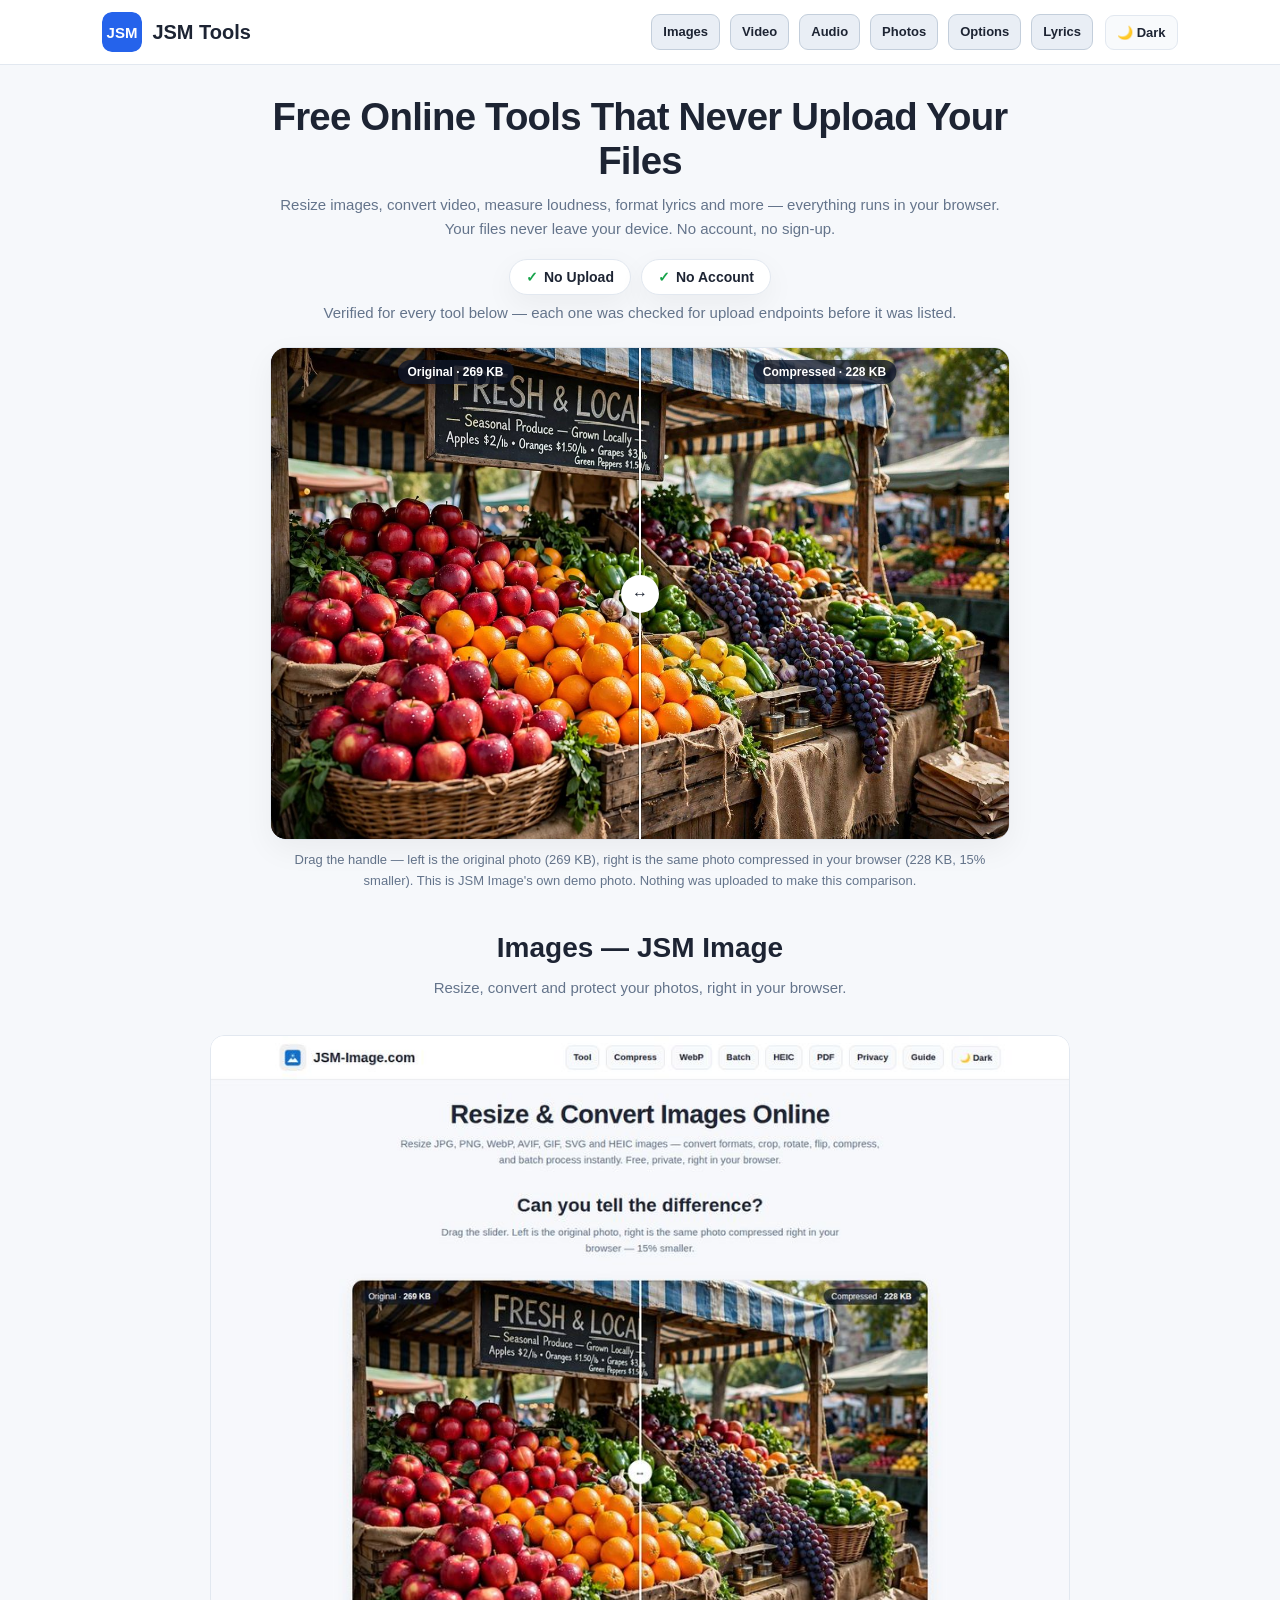
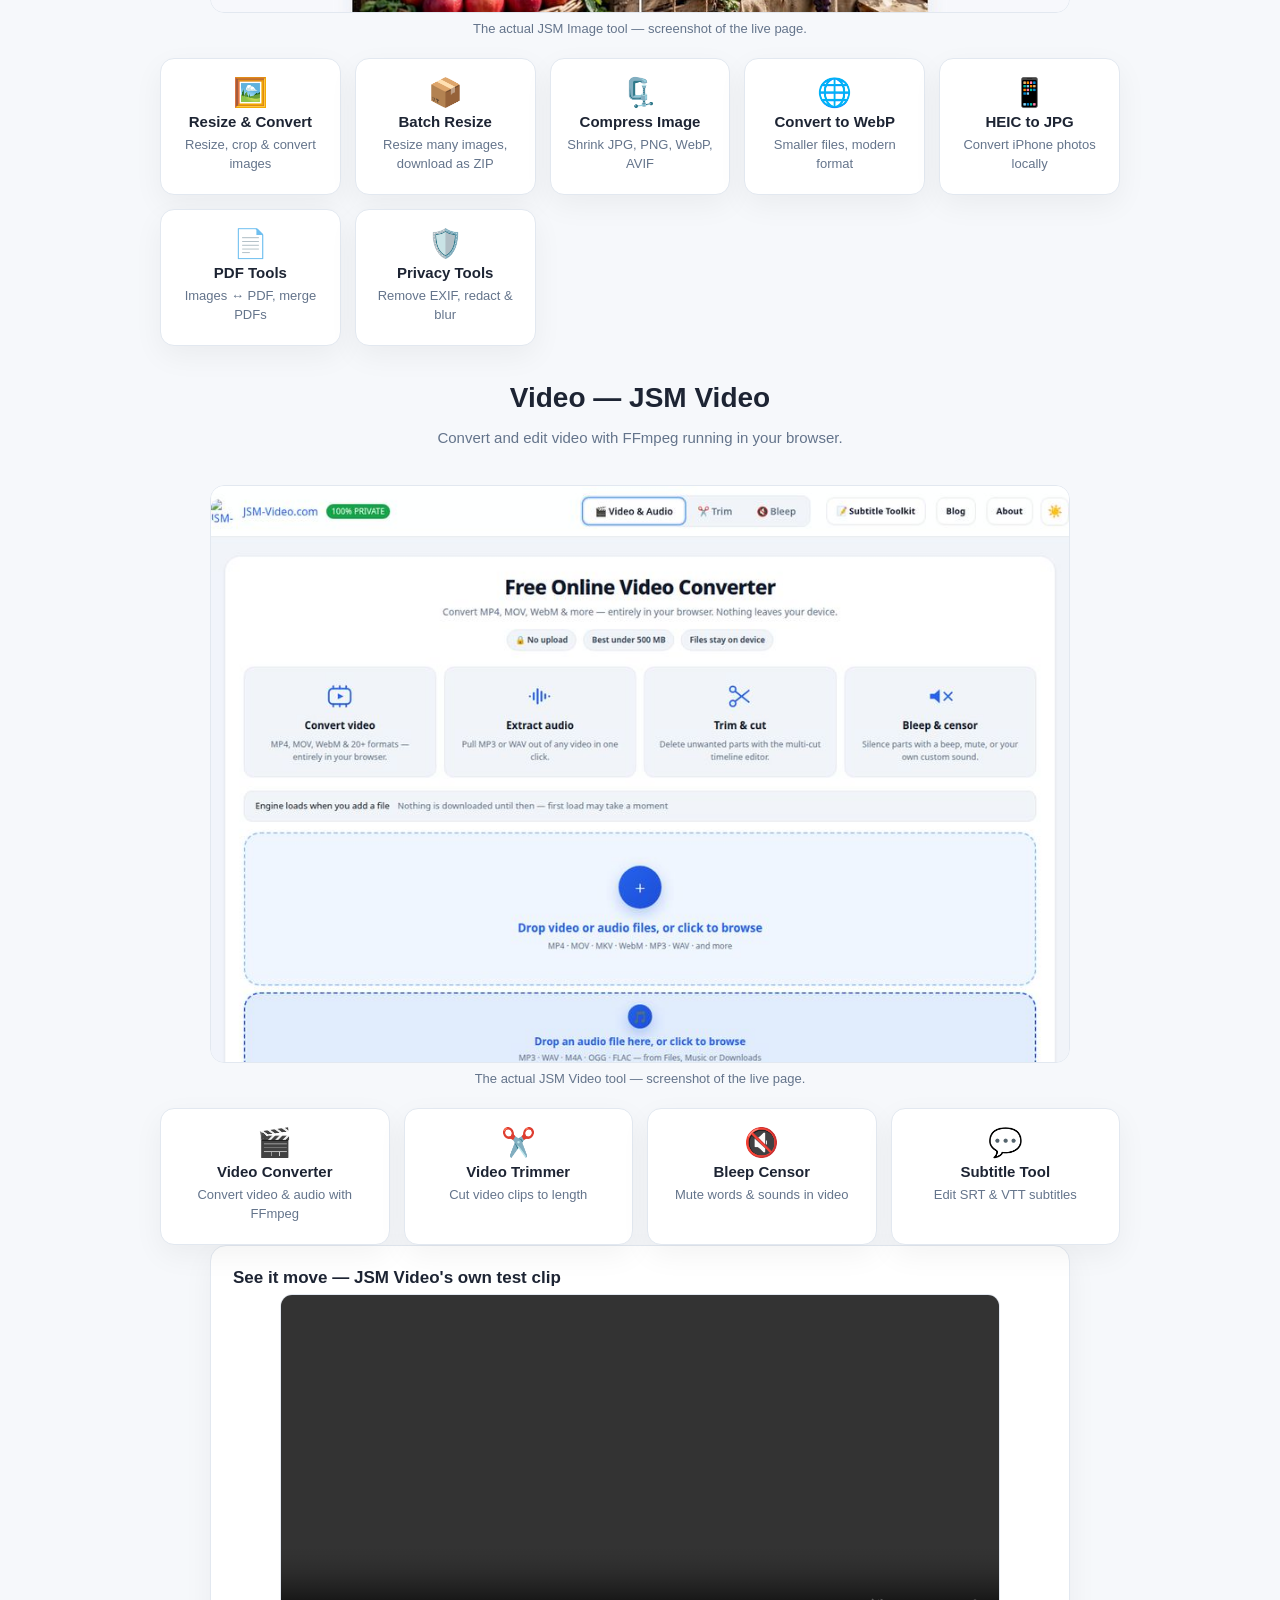
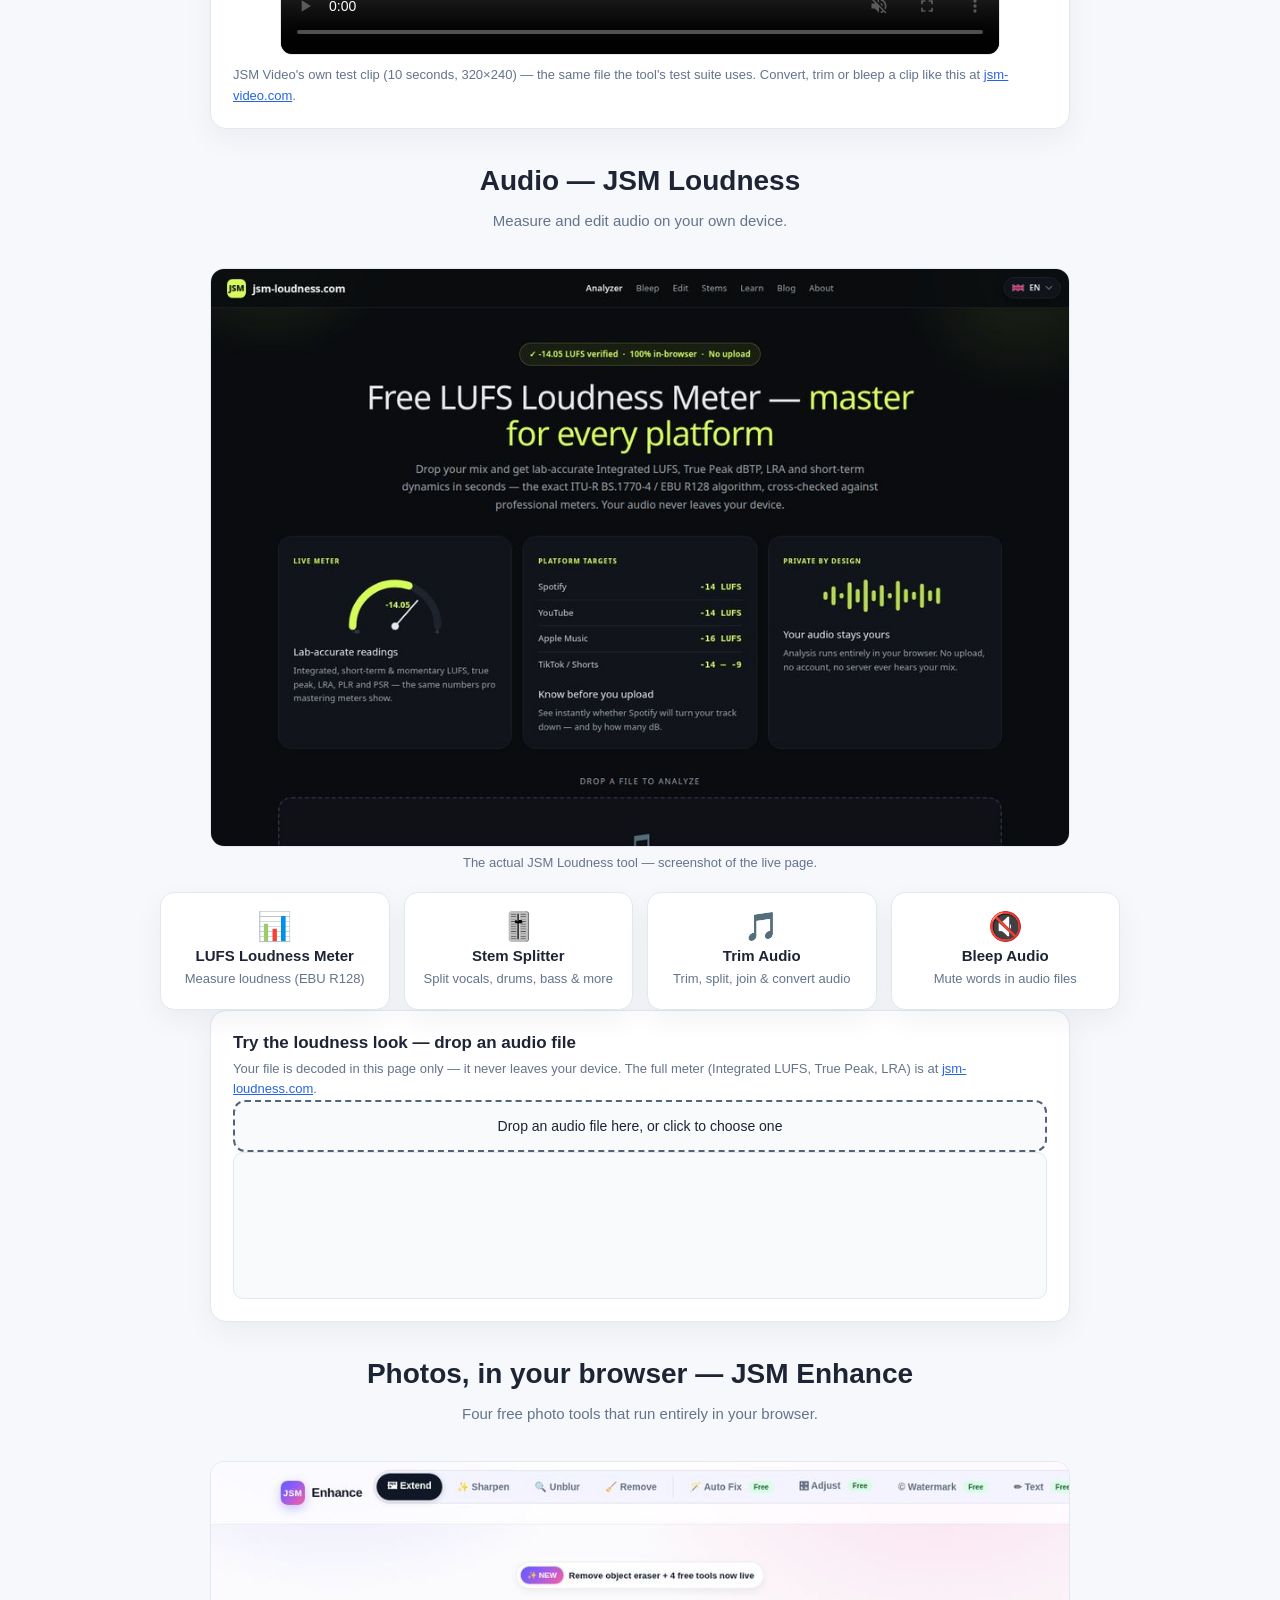
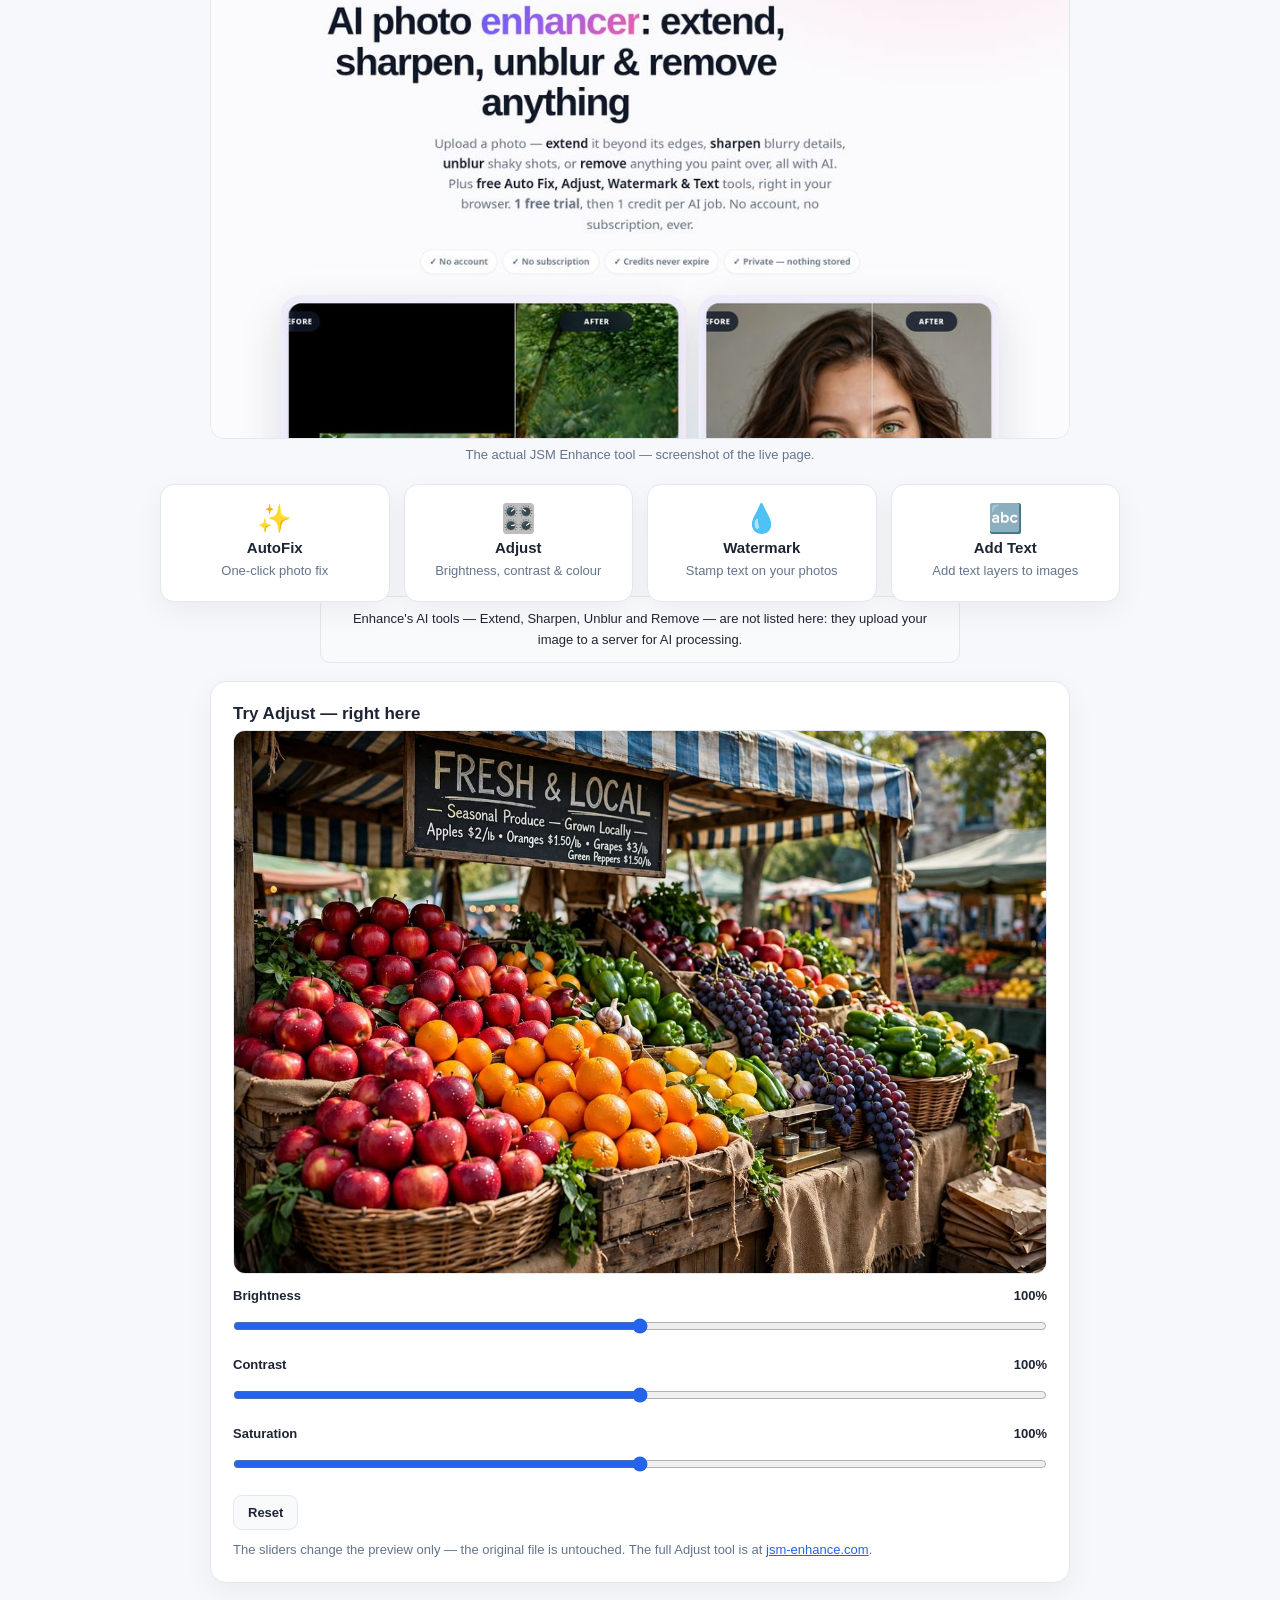
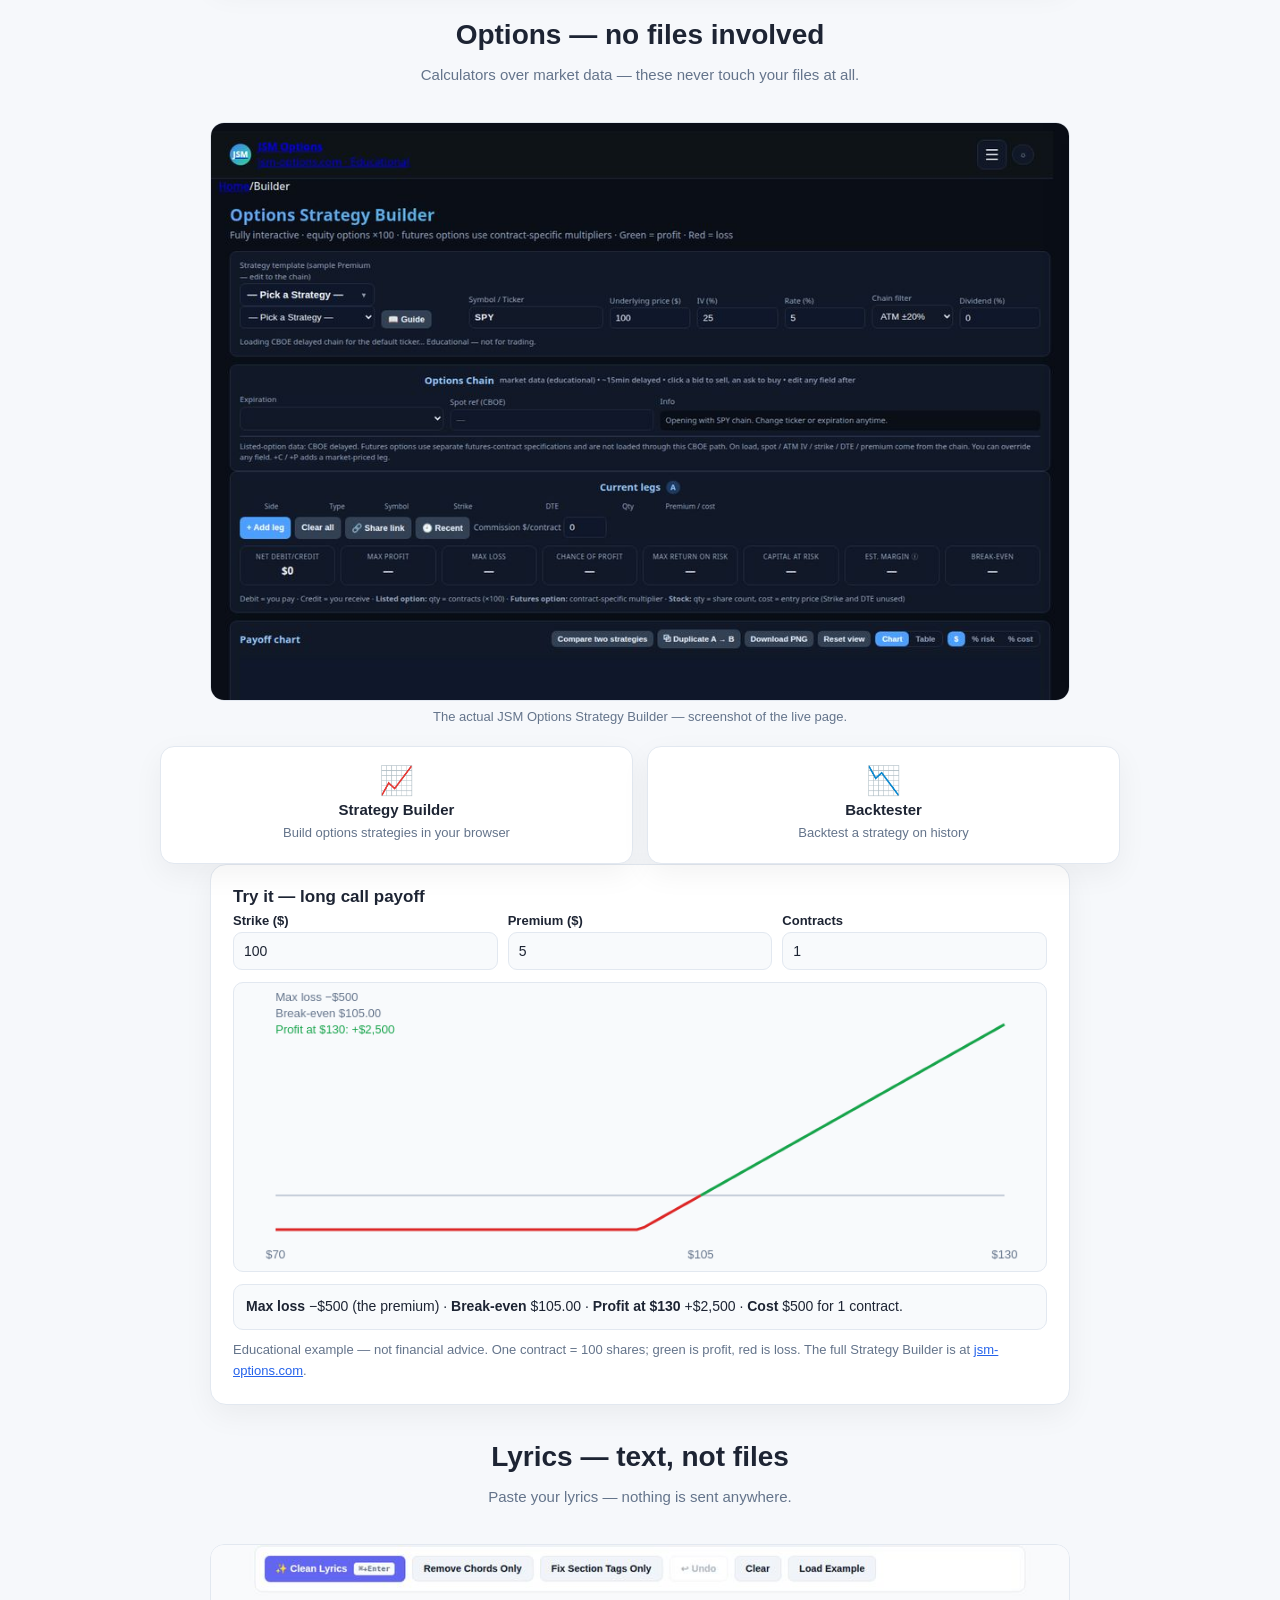
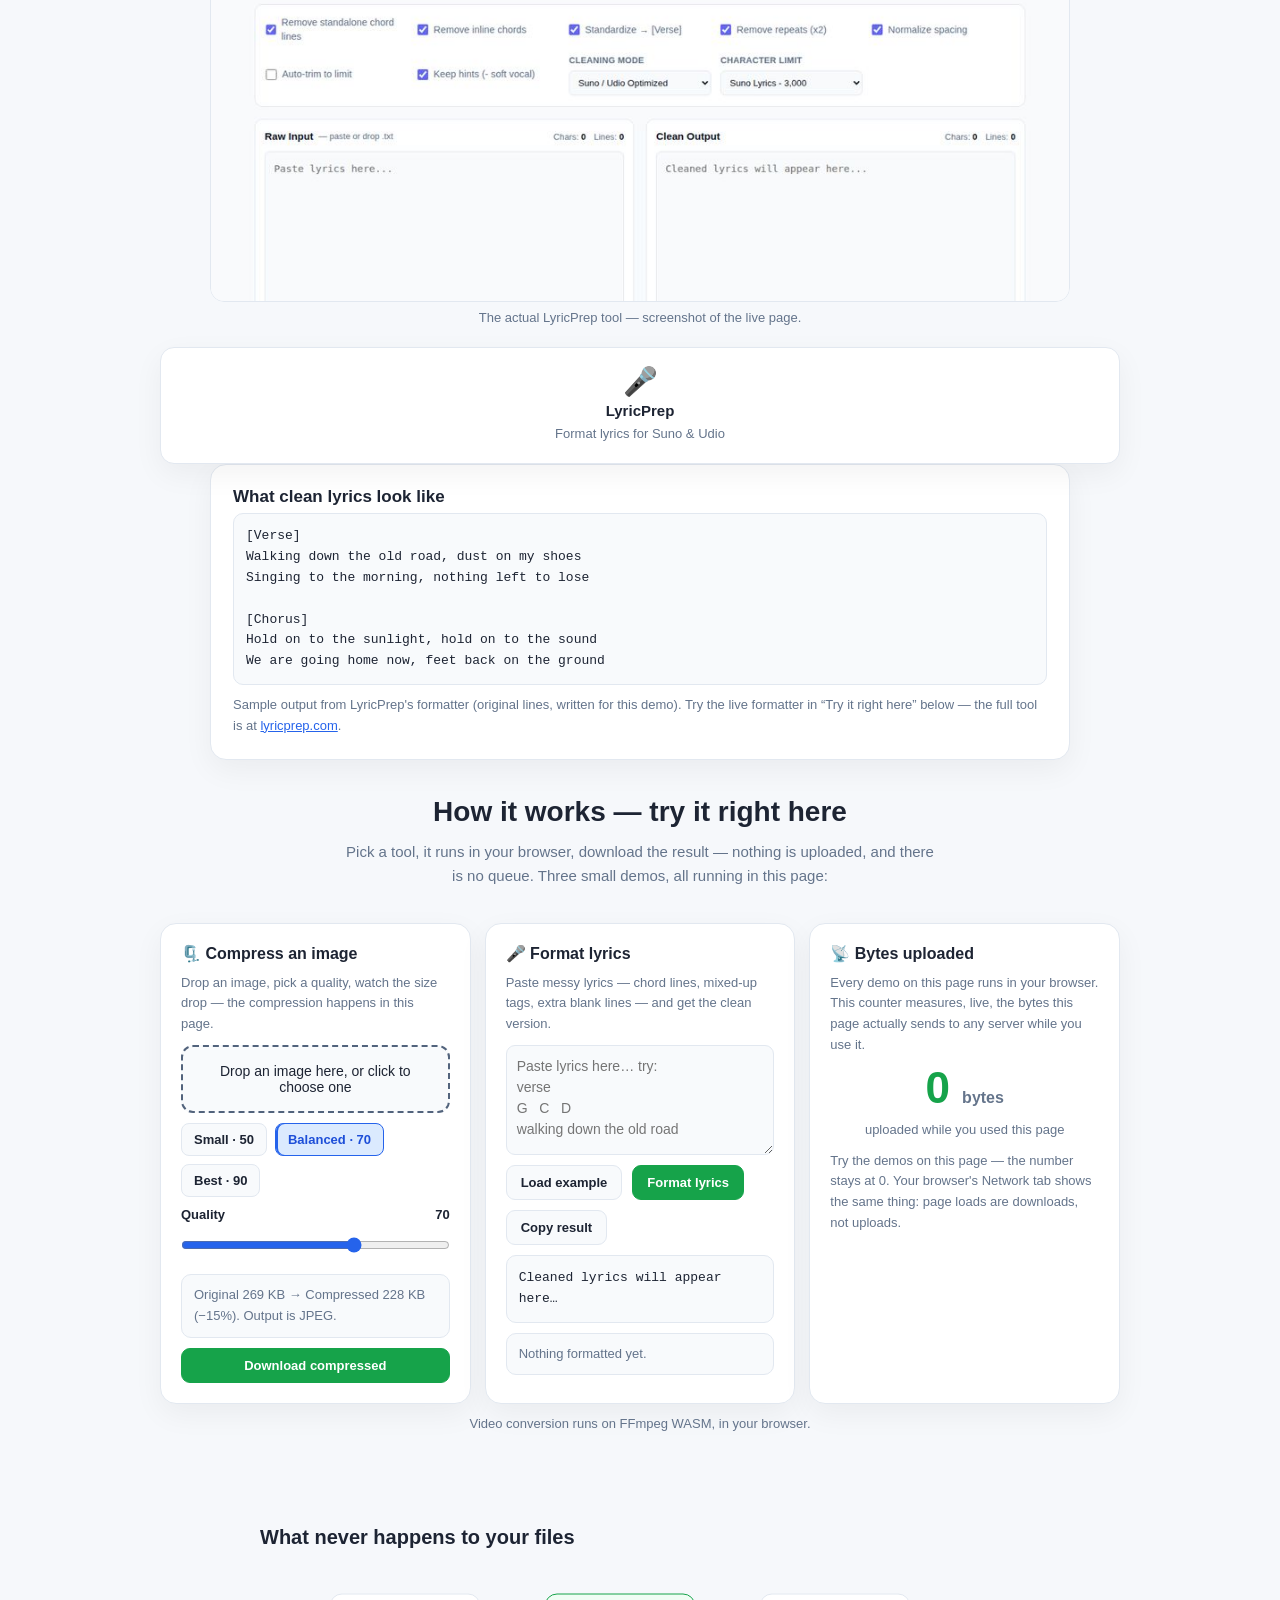
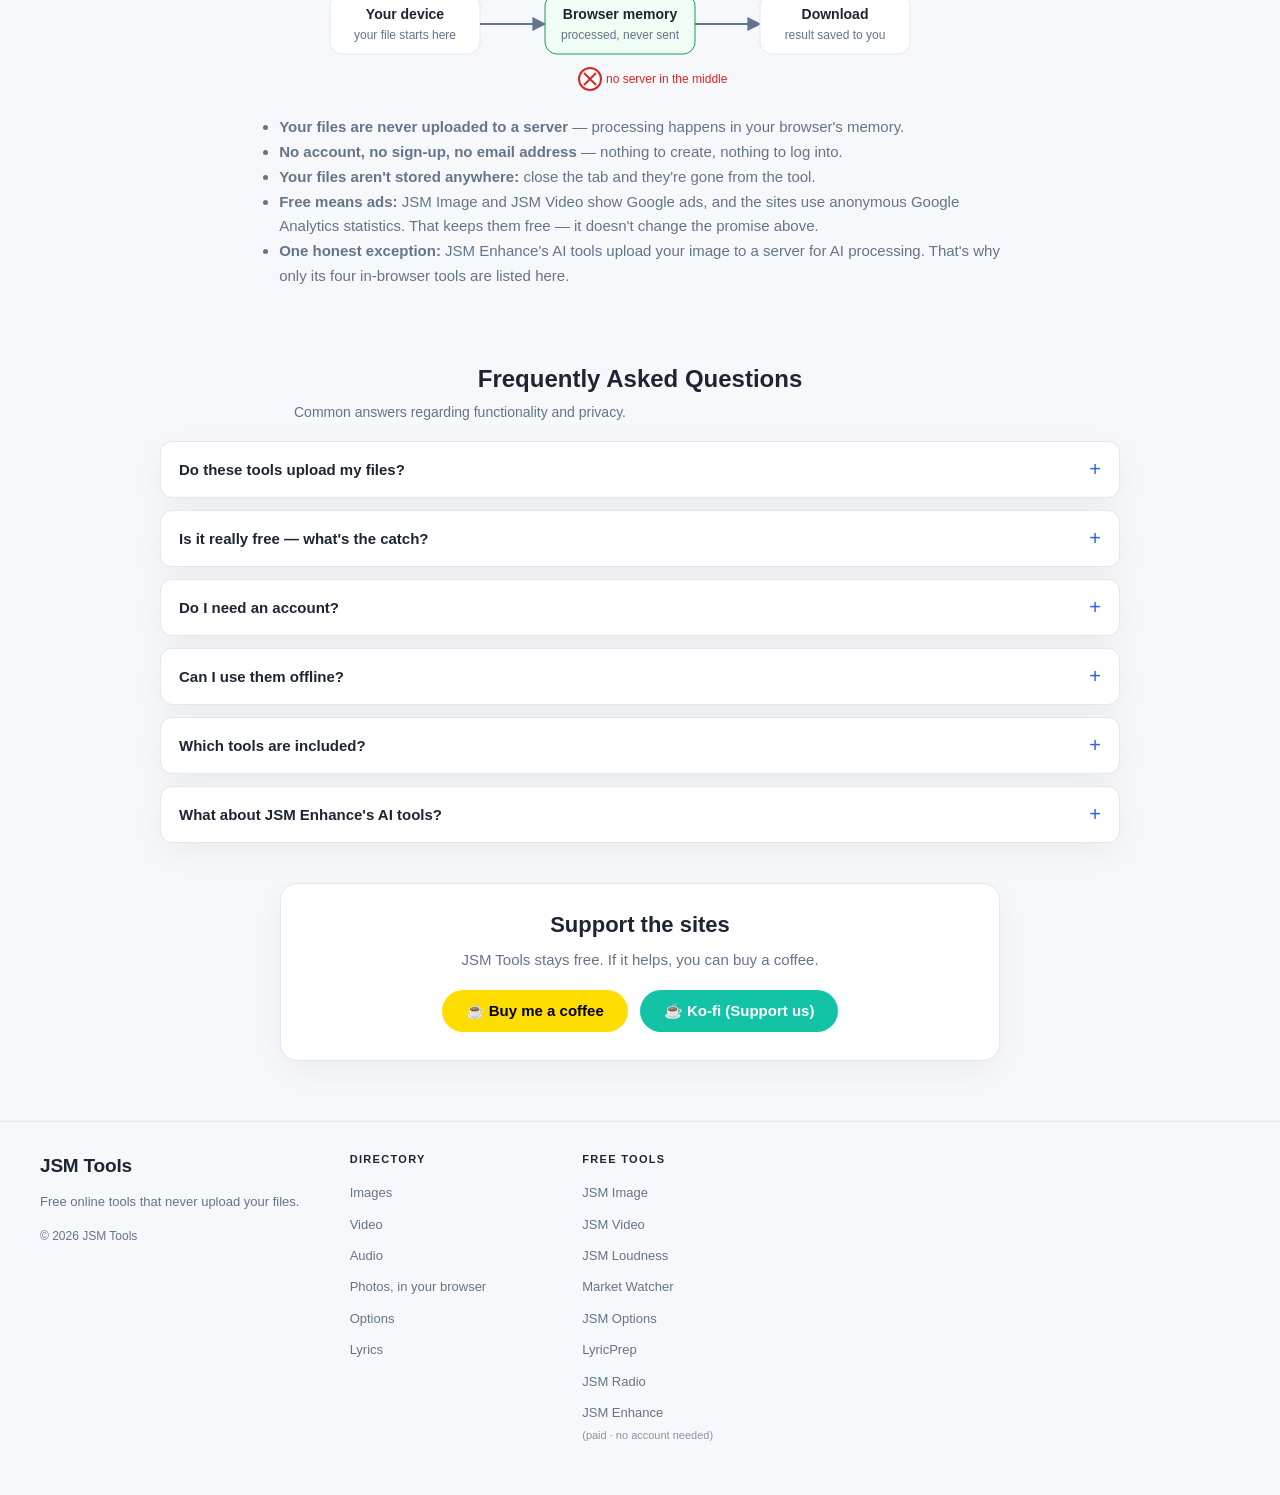
<file: index.html>
<!DOCTYPE html>
<html lang="en">
<head>
<meta charset="UTF-8">
<meta name="viewport" content="width=device-width, initial-scale=1.0">
<title>Free Tools That Never Upload Your Files — JSM Tools</title>
<meta name="description" content="Resize images, convert video, measure loudness, format lyrics and more — free in your browser. No uploads, no account — your files never leave your device.">
<meta name="robots" content="index, follow">
<link rel="canonical" href="https://jsm-tools.com/">
<link rel="icon" href="/favicon.svg" type="image/svg+xml">
<link rel="apple-touch-icon" href="/favicon.svg">
<meta property="og:type" content="website">
<meta property="og:url" content="https://jsm-tools.com/">
<meta property="og:title" content="Free Tools That Never Upload Your Files — JSM Tools">
<meta property="og:description" content="Resize images, convert video, measure loudness, format lyrics and more — free in your browser. No uploads, no account — your files never leave your device.">
<meta name="twitter:card" content="summary">
<meta name="twitter:title" content="Free Tools That Never Upload Your Files — JSM Tools">
<meta name="twitter:description" content="Resize images, convert video, measure loudness, format lyrics and more — free in your browser. No uploads, no account — your files never leave your device.">
<meta property="og:image" content="https://jsm-tools.com/assets/shot-image.jpg">
<meta property="og:image:alt" content="JSM Image — the actual tool, with a before and after photo slider">
<link rel="stylesheet" href="styles.css?v=20261024b">
<style>
.content-page{max-width:800px;margin:0 auto;padding:28px 20px 60px}
.content-page h1{font-size:clamp(1.6rem,3vw,2.1rem);line-height:1.25;margin:0 0 12px;color:var(--text)}
.content-page .lead{font-size:1.05rem;color:var(--muted);line-height:1.6;margin:0 0 24px}
.content-page h2{font-size:1.25rem;margin:28px 0 10px;color:var(--text)}
.content-page h3{font-size:1.05rem;margin:20px 0 8px;color:var(--text)}
.content-page p,.content-page li{color:var(--muted);line-height:1.65;font-size:15px}
.content-page ul{padding-left:1.2rem;margin:0 0 16px}
.content-page ol{padding-left:1.2rem;margin:0 0 16px}
.content-page ol li{margin-bottom:10px}
.content-page a{color:#2563eb}
body.dark-mode .content-page a{color:#93c5fd}
.hub-badges{display:flex;flex-wrap:wrap;gap:10px;justify-content:center;margin:18px 0 6px}
.hub-badge{display:inline-flex;align-items:center;gap:6px;padding:9px 16px;border-radius:999px;border:1px solid var(--border);background:var(--card);font-weight:700;font-size:14px;color:var(--text);box-shadow:var(--shadow)}
.hub-badge .tick{color:#16a34a;font-weight:800}
.hub-verified{text-align:center;color:var(--muted);font-size:13px;line-height:1.6;margin:0 0 8px}
.group-note{text-align:center;color:var(--muted);font-size:13px;line-height:1.6;max-width:640px;margin:-14px auto 0}
.header-main .logo a{text-decoration:none;color:inherit}
/* ===== Hub v2 enrichment (Nov 16): D1, D2, Radio hover, sliders, demos ===== */
/* D1: card descriptions 13px (was 12px) */
.tool-card .tool-desc{font-size:13px}
/* D2: deepen light-theme nav pills (near-white on white before) */
body:not(.dark-mode) .header-actions nav a{background:#e9eef5;border-color:#c3cedb}
/* Radio hover everywhere: lift + green border + green glow */
.tool-card:hover{transform:translateY(-2px);border-color:#31c48d;box-shadow:0 0 0 1px rgba(49,196,141,.35),0 18px 50px rgba(49,196,141,.35),0 8px 30px rgba(49,196,141,.25)}
.header-actions nav a:hover{border-color:#31c48d;box-shadow:0 0 0 1px rgba(49,196,141,.35),0 8px 24px rgba(49,196,141,.25)}
.section-preview a:hover img{border-color:#31c48d;box-shadow:0 0 0 1px rgba(49,196,141,.35),0 18px 50px rgba(49,196,141,.35),0 8px 30px rgba(49,196,141,.25)}
/* Unified active highlight for demo presets (accent-soft bg + inset bar) */
.demo-preset.active{background:#dbeafe;border-color:#2563eb;color:#1d4ed8;box-shadow:inset 2px 0 0 #2563eb}
body.dark-mode .demo-preset.active{background:#1e3a5f;color:#bfdbfe;border-color:#60a5fa;box-shadow:inset 2px 0 0 #60a5fa}
/* Hero proof slider — standing drag-slider rule: tags centred in their visible
   side, fade out below ~20%, Before = the true original file bytes */
.hero-proof{margin:22px auto 0}
.ba-wrap{position:relative;width:100%;aspect-ratio:1280/853;border-radius:16px;overflow:hidden;border:1px solid var(--border);box-shadow:var(--shadow);--pos:50%;user-select:none;touch-action:pan-y}
.ba-wrap img{position:absolute;inset:0;width:100%;height:100%;object-fit:cover;display:block}
.ba-before{position:absolute;inset:0;clip-path:inset(0 calc(100% - var(--pos)) 0 0)}
.ba-tag{position:absolute;top:12px;transform:translateX(-50%);background:rgba(15,23,42,.78);color:#fff;font-size:12px;font-weight:700;padding:5px 10px;border-radius:999px;white-space:nowrap;transition:opacity .2s;pointer-events:none;z-index:3}
.ba-tag-before{left:calc(var(--pos)/2)}
.ba-tag-after{left:calc((var(--pos) + 100%)/2)}
.ba-handle{position:absolute;top:0;bottom:0;left:var(--pos);width:2px;background:#fff;transform:translateX(-50%);box-shadow:0 0 0 1px rgba(0,0,0,.25);z-index:2;pointer-events:none}
.ba-handle span{position:absolute;top:50%;left:50%;transform:translate(-50%,-50%);width:38px;height:38px;border-radius:50%;background:#fff;color:#1d2433;display:flex;align-items:center;justify-content:center;font-size:16px;font-weight:800;box-shadow:0 2px 10px rgba(0,0,0,.35)}
.ba-range{position:absolute;inset:0;width:100%;height:100%;opacity:0;cursor:ew-resize;margin:0;z-index:4;-webkit-appearance:none;appearance:none}
.ba-range:focus-visible{opacity:0;outline:2px solid #31c48d;outline-offset:2px}
.hero-proof figcaption{color:var(--muted);font-size:13px;line-height:1.6;margin-top:10px;text-align:center}
/* Section previews — genuine screenshots of the actual tool UIs */
.section-preview{max-width:860px;margin:0 auto 22px}
.section-preview a{display:block;border-radius:14px;overflow:hidden}
.section-preview img{display:block;width:100%;height:auto;border:1px solid var(--border);border-radius:14px;transition:transform .15s,border-color .15s,box-shadow .15s}
.section-preview a:hover img{transform:translateY(-2px)}
.section-preview figcaption{text-align:center;color:var(--muted);font-size:13px;margin-top:8px}
/* Demo panels */
.demo-panel{background:var(--card);border:1px solid var(--border);border-radius:16px;box-shadow:var(--shadow);padding:22px;max-width:860px;margin:0 auto 8px}
.demo-panel h3{font-size:17px;margin:0 0 6px;color:var(--text)}
.demo-note{color:var(--muted);font-size:13px;line-height:1.6;margin:10px 0 0}
.demo-note a{color:#2563eb}
body.dark-mode .demo-note a{color:#93c5fd}
.demo-band{max-width:1000px;margin:36px auto;padding:0 20px}
.demo-grid{display:grid;grid-template-columns:repeat(auto-fit,minmax(280px,1fr));gap:14px;margin-top:20px}
.demo-card{background:var(--card);border:1px solid var(--border);border-radius:16px;box-shadow:var(--shadow);padding:20px;display:flex;flex-direction:column;gap:10px}
.demo-card h3{font-size:16px;margin:0;color:var(--text)}
.demo-card p{color:var(--muted);font-size:13px;line-height:1.6;margin:0}
.demo-drop{display:block;border:2px dashed #52637c;border-radius:12px;padding:16px;text-align:center;cursor:pointer;color:var(--text);background:var(--soft);font-size:14px}
.demo-drop:hover,.demo-drop.dragover{border-color:#31c48d}
.demo-drop input{display:none}
.demo-btn{border:1px solid var(--border);background:var(--soft);color:var(--text);border-radius:9px;padding:9px 14px;cursor:pointer;font:inherit;font-size:13px;font-weight:700;transition:.15s;text-decoration:none;display:inline-block;text-align:center}
.demo-btn:hover{border-color:#31c48d;box-shadow:0 0 0 1px rgba(49,196,141,.35),0 8px 24px rgba(49,196,141,.25);transform:translateY(-1px)}
.demo-btn.primary{background:#16a34a;border-color:#16a34a;color:#fff}
.demo-btn.primary:hover{background:#15803d;border-color:#15803d;filter:brightness(1.08)}
.demo-stats{font-size:14px;line-height:1.7;color:var(--text);background:var(--soft);border:1px solid var(--border);border-radius:10px;padding:10px 12px;margin:0}
.demo-presets{display:flex;gap:8px;flex-wrap:wrap}
.demo-preset{border:1px solid var(--border);background:var(--soft);color:var(--text);border-radius:8px;padding:8px 12px;cursor:pointer;font:inherit;font-size:13px;font-weight:700}
.demo-preset:hover{border-color:#31c48d}
.demo-range{width:100%;accent-color:#2563eb}
.demo-field{display:flex;flex-direction:column;gap:4px;font-size:13px;font-weight:700;color:var(--text)}
.demo-field-head{display:flex;justify-content:space-between;align-items:baseline;gap:8px}
.demo-field input,.demo-textarea{width:100%;padding:10px;border:1px solid var(--border);border-radius:9px;font-size:14px;font-family:inherit;background:var(--soft);color:var(--text);box-sizing:border-box}
.demo-textarea{min-height:110px;resize:vertical;line-height:1.5}
.demo-output{white-space:pre-wrap;word-break:break-word;background:var(--soft);border:1px solid var(--border);border-radius:10px;padding:12px;font-size:13px;line-height:1.6;color:var(--text);margin:0;max-height:220px;overflow:auto;font-family:ui-monospace,Menlo,Consolas,monospace}
.demo-canvas{width:100%;height:auto;display:block;border:1px solid var(--border);border-radius:10px;background:var(--soft)}
.demo-video{width:100%;max-width:720px;height:auto;display:block;border-radius:12px;border:1px solid var(--border);margin:0 auto}
.demo-img{width:100%;height:auto;display:block;border-radius:12px;border:1px solid var(--border)}
.demo-row{display:flex;gap:10px;flex-wrap:wrap;align-items:center}
.demo-row .demo-field{flex:1;min-width:110px}
.bytes-num{font-size:44px;font-weight:800;color:#16a34a;line-height:1;text-align:center}
.bytes-num small{font-size:16px;font-weight:700;color:var(--muted)}
.bytes-label{text-align:center;font-size:13px;color:var(--muted);line-height:1.5}
.journey{display:block;width:100%;max-width:640px;height:auto;margin:6px auto 14px}
.journey-v{display:none}
/* P7: the Enhance AI note gets real presence (same size as card text) */
.group-note{max-width:640px;margin:-6px auto 0;background:var(--soft);border:1px solid var(--border);border-radius:10px;padding:12px 16px;color:var(--text);font-size:13px;line-height:1.6;text-align:center}
/* Support: BMC + Ko-Fi buttons side by side */
.support-btns{display:flex;gap:12px;justify-content:center;flex-wrap:wrap;margin-top:6px}
@media(max-width:600px){.hero-proof{margin-top:16px}.demo-panel{padding:16px}.bytes-num{font-size:36px}.journey-h{display:none}.journey-v{display:block}}
</style>

<script type="application/ld+json">
{
  "@context": "https://schema.org",
  "@type": "FAQPage",
  "mainEntity": [
    {
      "@type": "Question",
      "name": "Do these tools upload my files?",
      "acceptedAnswer": {
        "@type": "Answer",
        "text": "No. Every tool listed on this page was checked before listing: your files are read and processed in your browser, and nothing is sent to a server. The one exception to know about is JSM Enhance's AI tools (Extend, Sharpen, Unblur and Remove) — they upload your image to a server for AI processing, which is why they are not in the list above."
      }
    },
    {
      "@type": "Question",
      "name": "Is it really free — what's the catch?",
      "acceptedAnswer": {
        "@type": "Answer",
        "text": "Yes, every tool listed here is free to use. The sites stay free with Google ads (on JSM Image and JSM Video) and anonymous usage statistics. There is no account to create and no paywall on the listed tools."
      }
    },
    {
      "@type": "Question",
      "name": "Do I need an account?",
      "acceptedAnswer": {
        "@type": "Answer",
        "text": "No. None of these tools asks you to sign in or give an email address. JSM Enhance's AI tools use pay-per-use credits bought with a code — still no account — but the four Enhance tools listed here are free and run in your browser."
      }
    },
    {
      "@type": "Question",
      "name": "Can I use them offline?",
      "acceptedAnswer": {
        "@type": "Answer",
        "text": "No. The tools run in your browser, but you need to load the page first — they don't work offline."
      }
    },
    {
      "@type": "Question",
      "name": "Which tools are included?",
      "acceptedAnswer": {
        "@type": "Answer",
        "text": "22 tools: 7 image tools, 4 video tools, 4 audio tools, 4 in-browser photo tools from JSM Enhance, 2 options tools, and LyricPrep for lyrics. Every one of them processes your files — or your text, in LyricPrep's case — on your own device."
      }
    },
    {
      "@type": "Question",
      "name": "What about JSM Enhance's AI tools?",
      "acceptedAnswer": {
        "@type": "Answer",
        "text": "Extend, Sharpen, Unblur and Remove use AI running on a server, so your image is uploaded to process it. They are good tools, but they don't belong on a no-upload list — only Enhance's four in-browser tools (AutoFix, Adjust, Watermark, Add Text) are listed above."
      }
    }
  ]
}
</script>
</head>
<body>
<a class="skip-link" href="#mainContent">Skip to content</a>
<header>
  <div class="header-main">
    <div class="logo">
      <a href="/" style="display:flex;align-items:center;gap:10px;text-decoration:none">
        <img src="/favicon.svg" alt="logo" width="40" height="40" style="border-radius:10px">
        <span style="font-weight:800;font-size:20px;color:var(--text)">JSM Tools</span>
      </a>
    </div>
    <div class="header-actions">
      <nav id="mainNav">
        <a href="#images">Images</a>
        <a href="#video">Video</a>
        <a href="#audio">Audio</a>
        <a href="#photos">Photos</a>
        <a href="#options">Options</a>
        <a href="#lyrics">Lyrics</a>
      </nav>
      <button type="button" class="hamburger" id="hamburger" aria-label="Open menu" aria-expanded="false">☰</button>
      <button type="button" class="theme-toggle" id="themeToggle" aria-label="Switch color theme">☀ Light</button>
    </div>
  </div>
</header>

<main class="container main-container" id="mainContent">
<section class="hero">
  <h1>Free Online Tools That Never Upload Your Files</h1>
  <p>Resize images, convert video, measure loudness, format lyrics and more — everything runs in your browser. Your files never leave your device. No account, no sign-up.</p>
  <div class="hub-badges" aria-label="Verified promises">
    <span class="hub-badge"><span class="tick">✓</span> No Upload</span>
    <span class="hub-badge"><span class="tick">✓</span> No Account</span>
  </div>
  <p class="hub-verified">Verified for every tool below — each one was checked for upload endpoints before it was listed.</p>
  <figure class="hero-proof" aria-label="Before and after: the same photo, original and compressed in your browser">
    <div class="ba-wrap" data-ba style="--pos:50%">
      <img src="/assets/demo-compressed.jpg" alt="Same market photo compressed in your browser — 228 KB" width="1280" height="853">
      <div class="ba-before">
        <img src="/assets/demo-original.jpg" alt="Original market photo — 269 KB" width="1280" height="853">
      </div>
      <span class="ba-tag ba-tag-before">Original · 269 KB</span>
      <span class="ba-tag ba-tag-after">Compressed · 228 KB</span>
      <div class="ba-handle" aria-hidden="true"><span>↔</span></div>
      <input class="ba-range" type="range" min="0" max="100" value="50" step="0.1" aria-label="Drag to compare the original and compressed photo">
    </div>
    <figcaption>Drag the handle — left is the original photo (269 KB), right is the same photo compressed in your browser (228 KB, 15% smaller). This is JSM Image's own demo photo. Nothing was uploaded to make this comparison.</figcaption>
  </figure>
</section>

<section class="tools-grid-section" id="images" aria-label="Image tools">
  <h2 class="section-title">Images — JSM Image</h2>
  <p class="section-subtitle">Resize, convert and protect your photos, right in your browser.</p>
  <figure class="section-preview">
    <a href="https://jsm-image.com/" target="_blank" rel="noopener">
      <img src="/assets/shot-image.jpg" alt="JSM Image — the actual tool: resize and convert images in your browser, with a before and after photo slider" loading="lazy" width="960" height="645">
    </a>
    <figcaption>The actual JSM Image tool — screenshot of the live page.</figcaption>
  </figure>
  <div class="tools-grid">
    <a class="tool-card" href="https://jsm-image.com/"><span class="tool-emoji">🖼️</span><strong>Resize &amp; Convert</strong><span class="tool-desc">Resize, crop &amp; convert images</span></a>
    <a class="tool-card" href="https://jsm-image.com/batch-resize"><span class="tool-emoji">📦</span><strong>Batch Resize</strong><span class="tool-desc">Resize many images, download as ZIP</span></a>
    <a class="tool-card" href="https://jsm-image.com/compress-image"><span class="tool-emoji">🗜️</span><strong>Compress Image</strong><span class="tool-desc">Shrink JPG, PNG, WebP, AVIF</span></a>
    <a class="tool-card" href="https://jsm-image.com/convert-to-webp"><span class="tool-emoji">🌐</span><strong>Convert to WebP</strong><span class="tool-desc">Smaller files, modern format</span></a>
    <a class="tool-card" href="https://jsm-image.com/heic-to-jpg"><span class="tool-emoji">📱</span><strong>HEIC to JPG</strong><span class="tool-desc">Convert iPhone photos locally</span></a>
    <a class="tool-card" href="https://jsm-image.com/pdf-tools"><span class="tool-emoji">📄</span><strong>PDF Tools</strong><span class="tool-desc">Images ↔ PDF, merge PDFs</span></a>
    <a class="tool-card" href="https://jsm-image.com/privacy-tools"><span class="tool-emoji">🛡️</span><strong>Privacy Tools</strong><span class="tool-desc">Remove EXIF, redact &amp; blur</span></a>
  </div>
</section>

<section class="tools-grid-section" id="video" aria-label="Video tools">
  <h2 class="section-title">Video — JSM Video</h2>
  <p class="section-subtitle">Convert and edit video with FFmpeg running in your browser.</p>
  <figure class="section-preview">
    <a href="https://jsm-video.com/" target="_blank" rel="noopener">
      <img src="/assets/shot-video.jpg" alt="JSM Video — the actual tool: free online video converter with drop zones for video and audio files" loading="lazy" width="960" height="645">
    </a>
    <figcaption>The actual JSM Video tool — screenshot of the live page.</figcaption>
  </figure>
  <div class="tools-grid">
    <a class="tool-card" href="https://jsm-video.com/"><span class="tool-emoji">🎬</span><strong>Video Converter</strong><span class="tool-desc">Convert video &amp; audio with FFmpeg</span></a>
    <a class="tool-card" href="https://jsm-video.com/#trim"><span class="tool-emoji">✂️</span><strong>Video Trimmer</strong><span class="tool-desc">Cut video clips to length</span></a>
    <a class="tool-card" href="https://jsm-video.com/#bleep"><span class="tool-emoji">🔇</span><strong>Bleep Censor</strong><span class="tool-desc">Mute words &amp; sounds in video</span></a>
    <a class="tool-card" href="https://jsm-video.com/subtitle/"><span class="tool-emoji">💬</span><strong>Subtitle Tool</strong><span class="tool-desc">Edit SRT &amp; VTT subtitles</span></a>
  </div>
  <div class="demo-panel">
    <h3>See it move — JSM Video's own test clip</h3>
    <video class="demo-video" src="/assets/demo-clip.mp4" muted loop autoplay playsinline controls width="320" height="240"></video>
    <p class="demo-note">JSM Video's own test clip (10 seconds, 320×240) — the same file the tool's test suite uses. Convert, trim or bleep a clip like this at <a href="https://jsm-video.com/" target="_blank" rel="noopener">jsm-video.com</a>.</p>
  </div>
</section>

<section class="tools-grid-section" id="audio" aria-label="Audio tools">
  <h2 class="section-title">Audio — JSM Loudness</h2>
  <p class="section-subtitle">Measure and edit audio on your own device.</p>
  <figure class="section-preview">
    <a href="https://jsm-loudness.com/" target="_blank" rel="noopener">
      <img src="/assets/shot-audio.jpg" alt="JSM Loudness — the actual tool: free LUFS loudness meter with a live gauge and platform targets" loading="lazy" width="960" height="645">
    </a>
    <figcaption>The actual JSM Loudness tool — screenshot of the live page.</figcaption>
  </figure>
  <div class="tools-grid">
    <a class="tool-card" href="https://jsm-loudness.com/"><span class="tool-emoji">📊</span><strong>LUFS Loudness Meter</strong><span class="tool-desc">Measure loudness (EBU R128)</span></a>
    <a class="tool-card" href="https://jsm-loudness.com/stem-splitter"><span class="tool-emoji">🎚️</span><strong>Stem Splitter</strong><span class="tool-desc">Split vocals, drums, bass &amp; more</span></a>
    <a class="tool-card" href="https://jsm-loudness.com/trim-audio"><span class="tool-emoji">🎵</span><strong>Trim Audio</strong><span class="tool-desc">Trim, split, join &amp; convert audio</span></a>
    <a class="tool-card" href="https://jsm-loudness.com/bleep-audio"><span class="tool-emoji">🔇</span><strong>Bleep Audio</strong><span class="tool-desc">Mute words in audio files</span></a>
  </div>
  <div class="demo-panel">
    <h3>Try the loudness look — drop an audio file</h3>
    <p class="demo-note" style="margin-top:0">Your file is decoded in this page only — it never leaves your device. The full meter (Integrated LUFS, True Peak, LRA) is at <a href="https://jsm-loudness.com/" target="_blank" rel="noopener">jsm-loudness.com</a>.</p>
    <label class="demo-drop" id="audioDrop">Drop an audio file here, or click to choose one<input type="file" id="audioFile" accept="audio/*"></label>
    <canvas class="demo-canvas" id="waveCanvas" width="900" height="160" hidden></canvas>
    <p class="demo-stats" id="audioStats" hidden></p>
  </div>
</section>

<section class="tools-grid-section" id="photos" aria-label="In-browser photo tools">
  <h2 class="section-title">Photos, in your browser — JSM Enhance</h2>
  <p class="section-subtitle">Four free photo tools that run entirely in your browser.</p>
  <figure class="section-preview">
    <a href="https://jsm-enhance.com/" target="_blank" rel="noopener">
      <img src="/assets/shot-photos.jpg" alt="JSM Enhance — the actual tool: AI photo enhancer with Extend, Sharpen, Unblur and Remove tabs and before and after examples" loading="lazy" width="960" height="645">
    </a>
    <figcaption>The actual JSM Enhance tool — screenshot of the live page.</figcaption>
  </figure>
  <div class="tools-grid">
    <a class="tool-card" href="https://jsm-enhance.com/?tool=autofix"><span class="tool-emoji">✨</span><strong>AutoFix</strong><span class="tool-desc">One-click photo fix</span></a>
    <a class="tool-card" href="https://jsm-enhance.com/?tool=adjust"><span class="tool-emoji">🎛️</span><strong>Adjust</strong><span class="tool-desc">Brightness, contrast &amp; colour</span></a>
    <a class="tool-card" href="https://jsm-enhance.com/?tool=watermark"><span class="tool-emoji">💧</span><strong>Watermark</strong><span class="tool-desc">Stamp text on your photos</span></a>
    <a class="tool-card" href="https://jsm-enhance.com/?tool=text"><span class="tool-emoji">🔤</span><strong>Add Text</strong><span class="tool-desc">Add text layers to images</span></a>
  </div>
  <p class="group-note">Enhance's AI tools — Extend, Sharpen, Unblur and Remove — are not listed here: they upload your image to a server for AI processing.</p>
  <div class="demo-panel" style="margin-top:18px">
    <h3>Try Adjust — right here</h3>
    <img class="demo-img" id="adjustImg" src="/assets/demo-original.jpg" alt="Demo photo for the Adjust demo — the same market photo JSM Image uses">
    <div style="display:grid;gap:12px;margin-top:14px">
      <label class="demo-field"><span class="demo-field-head">Brightness <span id="brightVal">100%</span></span><input class="demo-range" type="range" id="brightRange" min="0" max="200" value="100"></label>
      <label class="demo-field"><span class="demo-field-head">Contrast <span id="contrastVal">100%</span></span><input class="demo-range" type="range" id="contrastRange" min="0" max="200" value="100"></label>
      <label class="demo-field"><span class="demo-field-head">Saturation <span id="satVal">100%</span></span><input class="demo-range" type="range" id="satRange" min="0" max="200" value="100"></label>
    </div>
    <div class="demo-row" style="margin-top:12px"><button class="demo-btn" type="button" id="adjustReset">Reset</button></div>
    <p class="demo-note">The sliders change the preview only — the original file is untouched. The full Adjust tool is at <a href="https://jsm-enhance.com/?tool=adjust" target="_blank" rel="noopener">jsm-enhance.com</a>.</p>
  </div>
</section>

<section class="tools-grid-section" id="options" aria-label="Options tools">
  <h2 class="section-title">Options — no files involved</h2>
  <p class="section-subtitle">Calculators over market data — these never touch your files at all.</p>
  <figure class="section-preview">
    <a href="https://jsm-options.com/builder/" target="_blank" rel="noopener">
      <img src="/assets/shot-options.jpg" alt="JSM Options Strategy Builder — the actual tool: strategy template picker, options chain and payoff chart" loading="lazy" width="960" height="645">
    </a>
    <figcaption>The actual JSM Options Strategy Builder — screenshot of the live page.</figcaption>
  </figure>
  <div class="tools-grid">
    <a class="tool-card" href="https://jsm-options.com/builder/"><span class="tool-emoji">📈</span><strong>Strategy Builder</strong><span class="tool-desc">Build options strategies in your browser</span></a>
    <a class="tool-card" href="https://jsm-options.com/backtest/"><span class="tool-emoji">📉</span><strong>Backtester</strong><span class="tool-desc">Backtest a strategy on history</span></a>
  </div>
  <div class="demo-panel">
    <h3>Try it — long call payoff</h3>
    <div class="demo-row">
      <label class="demo-field">Strike ($) <input type="number" id="optStrike" value="100" min="1" step="1"></label>
      <label class="demo-field">Premium ($) <input type="number" id="optPrem" value="5" min="0" step="0.5"></label>
      <label class="demo-field">Contracts <input type="number" id="optQty" value="1" min="1" step="1"></label>
    </div>
    <canvas class="demo-canvas" id="payoffCanvas" width="900" height="320" style="margin-top:12px"></canvas>
    <p class="demo-stats" id="payoffStats" style="margin-top:12px"></p>
    <p class="demo-note">Educational example — not financial advice. One contract = 100 shares; green is profit, red is loss. The full Strategy Builder is at <a href="https://jsm-options.com/builder/" target="_blank" rel="noopener">jsm-options.com</a>.</p>
  </div>
</section>

<section class="tools-grid-section" id="lyrics" aria-label="Lyrics tool">
  <h2 class="section-title">Lyrics — text, not files</h2>
  <p class="section-subtitle">Paste your lyrics — nothing is sent anywhere.</p>
  <figure class="section-preview">
    <a href="https://lyricprep.com/" target="_blank" rel="noopener">
      <img src="/assets/shot-lyrics.jpg" alt="LyricPrep — the actual tool: clean lyrics button, formatting options and raw input and clean output panes" loading="lazy" width="960" height="398">
    </a>
    <figcaption>The actual LyricPrep tool — screenshot of the live page.</figcaption>
  </figure>
  <div class="tools-grid">
    <a class="tool-card" href="https://lyricprep.com/"><span class="tool-emoji">🎤</span><strong>LyricPrep</strong><span class="tool-desc">Format lyrics for Suno &amp; Udio</span></a>
  </div>
  <div class="demo-panel">
    <h3>What clean lyrics look like</h3>
    <pre class="demo-output">[Verse]
Walking down the old road, dust on my shoes
Singing to the morning, nothing left to lose

[Chorus]
Hold on to the sunlight, hold on to the sound
We are going home now, feet back on the ground</pre>
    <p class="demo-note">Sample output from LyricPrep's formatter (original lines, written for this demo). Try the live formatter in “Try it right here” below — the full tool is at <a href="https://lyricprep.com/" target="_blank" rel="noopener">lyricprep.com</a>.</p>
  </div>
</section>

<section class="demo-band" id="try-it" aria-label="Try it right here">
  <h2 class="section-title">How it works — try it right here</h2>
  <p class="section-subtitle">Pick a tool, it runs in your browser, download the result — nothing is uploaded, and there is no queue. Three small demos, all running in this page:</p>
  <div class="demo-grid">
    <div class="demo-card" id="compressDemo">
      <h3>🗜️ Compress an image</h3>
      <p>Drop an image, pick a quality, watch the size drop — the compression happens in this page.</p>
      <label class="demo-drop" id="compressDrop">Drop an image here, or click to choose one<input type="file" id="compressFile" accept="image/*"></label>
      <div class="demo-presets" role="group" aria-label="Quality presets">
        <button class="demo-preset" type="button" data-q="50">Small · 50</button>
        <button class="demo-preset active" type="button" data-q="70">Balanced · 70</button>
        <button class="demo-preset" type="button" data-q="90">Best · 90</button>
      </div>
      <label class="demo-field"><span class="demo-field-head">Quality <span id="qualityVal">70</span></span><input class="demo-range" type="range" id="qualityRange" min="10" max="100" value="70"></label>
      <p class="demo-stats" id="compressStats">Demo photo loaded: Original 269 KB → Compressed 228 KB (−15%). Output is JPEG.</p>
      <a class="demo-btn primary" id="compressDownload" href="/assets/demo-compressed.jpg" download="demo-compressed.jpg" style="display:none">Download compressed</a>
    </div>
    <div class="demo-card" id="lyricsDemo">
      <h3>🎤 Format lyrics</h3>
      <p>Paste messy lyrics — chord lines, mixed-up tags, extra blank lines — and get the clean version.</p>
      <textarea class="demo-textarea" id="lyricsInput" placeholder="Paste lyrics here… try:&#10;verse&#10;G   C   D&#10;walking down the old road"></textarea>
      <div class="demo-row">
        <button class="demo-btn" type="button" id="lyricsExample">Load example</button>
        <button class="demo-btn primary" type="button" id="lyricsFormat">Format lyrics</button>
        <button class="demo-btn" type="button" id="lyricsCopy">Copy result</button>
      </div>
      <pre class="demo-output" id="lyricsOutput">Cleaned lyrics will appear here…</pre>
      <p class="demo-stats" id="lyricsStats">Nothing formatted yet.</p>
    </div>
    <div class="demo-card" id="bytesDemo">
      <h3>📡 Bytes uploaded</h3>
      <p>Every demo on this page runs in your browser. This counter measures, live, the bytes this page actually sends to any server while you use it.</p>
      <div class="bytes-num"><span id="bytesUp">0</span> <small>bytes</small></div>
      <p class="bytes-label">uploaded while you used this page</p>
      <p>Try the demos on this page — the number stays at 0. Your browser's Network tab shows the same thing: page loads are downloads, not uploads.</p>
    </div>
  </div>
  <p class="demo-note" style="text-align:center">Video conversion runs on FFmpeg WASM, in your browser.</p>
</section>

<div class="content-page">
  <h2>What never happens to your files</h2>
  <svg class="journey journey-h" viewBox="0 0 640 142" role="img" aria-label="Your file's journey: your device, to browser memory, to download. No server involved.">
    <defs><marker id="arr" viewBox="0 0 10 10" refX="9" refY="5" markerWidth="7" markerHeight="7" orient="auto-start-reverse"><path d="M0 0L10 5L0 10z" fill="#64748b"/></marker></defs>
    <rect x="10" y="35" width="150" height="60" rx="12" fill="#fff" stroke="#e2e8f0"/>
    <text x="85" y="60" text-anchor="middle" font-size="14" font-weight="bold" fill="#1d2433">Your device</text>
    <text x="85" y="80" text-anchor="middle" font-size="12" fill="#64748b">your file starts here</text>
    <line x1="160" y1="65" x2="225" y2="65" stroke="#64748b" stroke-width="2" marker-end="url(#arr)"/>
    <rect x="225" y="35" width="150" height="60" rx="12" fill="#f0fdf4" stroke="#16a34a"/>
    <text x="300" y="60" text-anchor="middle" font-size="14" font-weight="bold" fill="#1d2433">Browser memory</text>
    <text x="300" y="80" text-anchor="middle" font-size="12" fill="#64748b">processed, never sent</text>
    <line x1="375" y1="65" x2="440" y2="65" stroke="#64748b" stroke-width="2" marker-end="url(#arr)"/>
    <rect x="440" y="35" width="150" height="60" rx="12" fill="#fff" stroke="#e2e8f0"/>
    <text x="515" y="60" text-anchor="middle" font-size="14" font-weight="bold" fill="#1d2433">Download</text>
    <text x="515" y="80" text-anchor="middle" font-size="12" fill="#64748b">result saved to you</text>
    <g transform="translate(270 120)"><circle cx="0" cy="0" r="11" fill="#fff" stroke="#dc2626" stroke-width="2"/><line x1="-6" y1="-6" x2="6" y2="6" stroke="#dc2626" stroke-width="2"/><line x1="6" y1="-6" x2="-6" y2="6" stroke="#dc2626" stroke-width="2"/><text x="16" y="4" font-size="12" fill="#dc2626">no server in the middle</text></g>
  </svg>
  <svg class="journey journey-v" viewBox="0 0 320 320" role="img" aria-label="Your file's journey: your device, to browser memory, to download. No server involved.">
    <defs><marker id="arrV" viewBox="0 0 10 10" refX="9" refY="5" markerWidth="7" markerHeight="7" orient="auto-start-reverse"><path d="M0 0L10 5L0 10z" fill="#64748b"/></marker></defs>
    <rect x="30" y="10" width="260" height="60" rx="12" fill="#fff" stroke="#e2e8f0"/>
    <text x="160" y="35" text-anchor="middle" font-size="14" font-weight="bold" fill="#1d2433">Your device</text>
    <text x="160" y="55" text-anchor="middle" font-size="12" fill="#64748b">your file starts here</text>
    <line x1="160" y1="72" x2="160" y2="92" stroke="#64748b" stroke-width="2" marker-end="url(#arrV)"/>
    <rect x="30" y="95" width="260" height="60" rx="12" fill="#f0fdf4" stroke="#16a34a"/>
    <text x="160" y="120" text-anchor="middle" font-size="14" font-weight="bold" fill="#1d2433">Browser memory</text>
    <text x="160" y="140" text-anchor="middle" font-size="12" fill="#64748b">processed, never sent</text>
    <line x1="160" y1="157" x2="160" y2="177" stroke="#64748b" stroke-width="2" marker-end="url(#arrV)"/>
    <rect x="30" y="180" width="260" height="60" rx="12" fill="#fff" stroke="#e2e8f0"/>
    <text x="160" y="205" text-anchor="middle" font-size="14" font-weight="bold" fill="#1d2433">Download</text>
    <text x="160" y="225" text-anchor="middle" font-size="12" fill="#64748b">result saved to you</text>
    <g transform="translate(92 285)"><circle cx="0" cy="0" r="11" fill="#fff" stroke="#dc2626" stroke-width="2"/><line x1="-6" y1="-6" x2="6" y2="6" stroke="#dc2626" stroke-width="2"/><line x1="6" y1="-6" x2="-6" y2="6" stroke="#dc2626" stroke-width="2"/><text x="16" y="4" font-size="12" fill="#dc2626">no server in the middle</text></g>
  </svg>
  <ul>
    <li><strong>Your files are never uploaded to a server</strong> — processing happens in your browser's memory.</li>
    <li><strong>No account, no sign-up, no email address</strong> — nothing to create, nothing to log into.</li>
    <li><strong>Your files aren't stored anywhere:</strong> close the tab and they're gone from the tool.</li>
    <li><strong>Free means ads:</strong> JSM Image and JSM Video show Google ads, and the sites use anonymous Google Analytics statistics. That keeps them free — it doesn't change the promise above.</li>
    <li><strong>One honest exception:</strong> JSM Enhance's AI tools upload your image to a server for AI processing. That's why only its four in-browser tools are listed here.</li>
  </ul>
</div>

<section class="faq" id="faq">
<h2 class="section-title">Frequently Asked Questions</h2>
<p class="section-subtitle">Common answers regarding functionality and privacy.</p>
<div class="faq-list">
<details class="faq-item">
<summary>Do these tools upload my files?</summary>
<p>No. Every tool listed on this page was checked before listing: your files are read and processed in your browser, and nothing is sent to a server. The one exception to know about is JSM Enhance's AI tools (Extend, Sharpen, Unblur and Remove) — they upload your image to a server for AI processing, which is why they are not in the list above.</p>
</details>
<details class="faq-item">
<summary>Is it really free — what's the catch?</summary>
<p>Yes, every tool listed here is free to use. The sites stay free with Google ads (on JSM Image and JSM Video) and anonymous usage statistics. There is no account to create and no paywall on the listed tools.</p>
</details>
<details class="faq-item">
<summary>Do I need an account?</summary>
<p>No. None of these tools asks you to sign in or give an email address. JSM Enhance's AI tools use pay-per-use credits bought with a code — still no account — but the four Enhance tools listed here are free and run in your browser.</p>
</details>
<details class="faq-item">
<summary>Can I use them offline?</summary>
<p>No. The tools run in your browser, but you need to load the page first — they don't work offline.</p>
</details>
<details class="faq-item">
<summary>Which tools are included?</summary>
<p>22 tools: 7 image tools, 4 video tools, 4 audio tools, 4 in-browser photo tools from JSM Enhance, 2 options tools, and LyricPrep for lyrics. Every one of them processes your files — or your text, in LyricPrep's case — on your own device.</p>
</details>
<details class="faq-item">
<summary>What about JSM Enhance's AI tools?</summary>
<p>Extend, Sharpen, Unblur and Remove use AI running on a server, so your image is uploaded to process it. They are good tools, but they don't belong on a no-upload list — only Enhance's four in-browser tools (AutoFix, Adjust, Watermark, Add Text) are listed above.</p>
</details>
</div>
</section>

<section class="support-section" aria-label="Support the site">
  <div class="support-card">
    <h2>Support the sites</h2>
    <p>JSM Tools stays free. If it helps, you can buy a coffee.</p>
    <div class="support-btns">
      <a class="bmc-btn" href="https://www.buymeacoffee.com/memoliro" target="_blank" rel="noopener">&#9749; Buy me a coffee</a>
      <a class="kofi-btn" href="https://ko-fi.com/jsmtools" target="_blank" rel="noopener">&#9749; Ko-fi (Support us)</a>
    </div>
  </div>
</section>
</main>

<footer>
  <div class="footer-grid">
    <div class="footer-col">
      <div class="footer-brand">JSM Tools</div>
      <p class="footer-tag">Free online tools that never upload your files.</p>
      <p class="footer-copy">&copy; 2026 JSM Tools</p>
    </div>
    <div class="footer-col">
      <h4>Directory</h4>
      <ul>
        <li><a href="#images">Images</a></li>
        <li><a href="#video">Video</a></li>
        <li><a href="#audio">Audio</a></li>
        <li><a href="#photos">Photos, in your browser</a></li>
        <li><a href="#options">Options</a></li>
        <li><a href="#lyrics">Lyrics</a></li>
      </ul>
    </div>
    <div class="footer-col">
      <h4>Free tools</h4>
      <ul>
        <li><a href="https://jsm-image.com/" target="_blank" rel="noopener">JSM Image</a></li>
        <li><a href="https://jsm-video.com/" target="_blank" rel="noopener">JSM Video</a></li>
        <li><a href="https://jsm-loudness.com/" target="_blank" rel="noopener">JSM Loudness</a></li>
        <li><a href="https://jsm-market.com" target="_blank" rel="noopener">Market Watcher</a></li>
        <li><a href="https://jsm-options.com/" target="_blank" rel="noopener">JSM Options</a></li>
        <li><a href="https://lyricprep.com/" target="_blank" rel="noopener">LyricPrep</a></li>
        <li><a href="https://jsm-radio.com/" target="_blank" rel="noopener">JSM Radio</a></li>
        <li><a href="https://jsm-enhance.com/" target="_blank" rel="noopener">JSM Enhance <span class="paid-note">(paid · no account needed)</span></a></li>
      </ul>
    </div>
  </div>
</footer>
<script>
(function(){
  const t=document.getElementById('themeToggle');
  let saved=null;
  try{saved=localStorage.getItem('jsm-tools-theme');}catch(e){}
  if(!saved) saved='light';
  function setTheme(theme){
    const dark=theme!=='light';
    document.body.classList.toggle('dark-mode',dark);
    if(t) t.textContent=dark?'☀ Light':'🌙 Dark';
    try{localStorage.setItem('jsm-tools-theme',dark?'dark':'light');}catch(e){}
  }
  setTheme(saved);
  t&&t.addEventListener('click',()=>setTheme(document.body.classList.contains('dark-mode')?'light':'dark'));
})();
</script>

<script>
(function(){
  const ham=document.getElementById('hamburger'), nav=document.getElementById('mainNav');
  if(!ham||!nav) return;
  const drop=nav.querySelector('.nav-drop'), btn=nav.querySelector('.nav-drop-btn');
  if(drop&&btn&&drop.querySelector('a.nav-details')) btn.classList.add('nav-details');
  ham.addEventListener('click',e=>{ e.stopPropagation();
    const open=nav.classList.toggle('mobile-open');
    ham.setAttribute('aria-expanded',String(open));
    ham.setAttribute('aria-label',open?'Close menu':'Open menu');
  });
  if(btn) btn.addEventListener('click',e=>{ e.stopPropagation();
    const open=drop.classList.toggle('open'); btn.setAttribute('aria-expanded',String(open));
  });
  document.addEventListener('click',()=>{ if(drop) drop.classList.remove('open'); });
  document.addEventListener('keydown',e=>{ if(e.key==='Escape'){
    if(drop) drop.classList.remove('open');
    nav.classList.remove('mobile-open'); ham.setAttribute('aria-expanded','false');
  }});
})();
</script>

<script>
/* ===== Hub v2 enrichment: all demos run 100% locally, no uploads ===== */
(function(){
'use strict';
function $(id){ return document.getElementById(id); }
function fmtKB(n){ return n >= 1048576 ? (n / 1048576).toFixed(1) + ' MB' : Math.round(n / 1024) + ' KB'; }

/* --- Bytes-uploaded counter: counts real upload traffic (fetch/XHR/beacon bodies) --- */
var bytesUp = 0;
var bytesEl = $('bytesUp');
function renderBytes(){ if(bytesEl) bytesEl.textContent = String(bytesUp); }
function bodyBytes(b){
  if(b == null) return 0;
  if(typeof b === 'string') return new Blob([b]).size;
  if(b instanceof Blob) return b.size;
  if(b instanceof ArrayBuffer) return b.byteLength;
  if(b instanceof FormData){ var n = 0; b.forEach(function(v){ n += (typeof v === 'string') ? new Blob([v]).size : (v.size || 0); }); return n; }
  if(b instanceof URLSearchParams) return new Blob([b.toString()]).size;
  return 0;
}
if(window.fetch){
  var nativeFetch = window.fetch;
  window.fetch = function(input, init){
    if(init && init.body) bytesUp += bodyBytes(init.body);
    renderBytes();
    return nativeFetch.apply(this, arguments);
  };
}
if(window.XMLHttpRequest){
  var nativeSend = XMLHttpRequest.prototype.send;
  XMLHttpRequest.prototype.send = function(body){ bytesUp += bodyBytes(body); renderBytes(); return nativeSend.apply(this, arguments); };
}
if(navigator.sendBeacon){
  var nativeBeacon = navigator.sendBeacon;
  navigator.sendBeacon = function(url, data){ bytesUp += bodyBytes(data); renderBytes(); return nativeBeacon.apply(this, arguments); };
}
renderBytes();

/* --- Drag sliders (standing rule: centred tags, fade below ~20%, Before = true original bytes) --- */
document.querySelectorAll('[data-ba]').forEach(function(wrap){
  var range = wrap.querySelector('.ba-range');
  var beforeTag = wrap.querySelector('.ba-tag-before');
  var afterTag = wrap.querySelector('.ba-tag-after');
  if(!range) return;
  function apply(){
    var v = parseFloat(range.value);
    wrap.style.setProperty('--pos', v + '%');
    if(beforeTag) beforeTag.style.opacity = v >= 20 ? '1' : '0';
    if(afterTag) afterTag.style.opacity = v <= 80 ? '1' : '0';
  }
  range.addEventListener('input', apply);
  apply();
});

/* --- Mini compressor (canvas, local only) --- */
var compFile = null, compOrigURL = null, compOrigSize = 0, compName = 'image.jpg';
var qualityRange = $('qualityRange'), qualityVal = $('qualityVal');
var compStats = $('compressStats'), compDownload = $('compressDownload');
var compDrop = $('compressDrop'), compInput = $('compressFile');
function setQuality(q){
  qualityRange.value = String(q);
  qualityVal.textContent = String(q);
  document.querySelectorAll('#compressDemo .demo-preset').forEach(function(b){
    b.classList.toggle('active', parseInt(b.getAttribute('data-q'), 10) === q);
  });
}
function runCompress(){
  if(!compFile) return;
  var img = new Image();
  img.onload = function(){
    var canvas = document.createElement('canvas');
    canvas.width = img.naturalWidth; canvas.height = img.naturalHeight;
    canvas.getContext('2d').drawImage(img, 0, 0);
    var q = parseInt(qualityRange.value, 10) / 100;
    canvas.toBlob(function(blob){
      if(!blob){ compStats.textContent = 'Could not compress this image in this browser.'; return; }
      var saving = compOrigSize ? Math.round((1 - blob.size / compOrigSize) * 100) : 0;
      compStats.textContent = 'Original ' + fmtKB(compOrigSize) + ' → Compressed ' + fmtKB(blob.size) + ' (' + (saving >= 0 ? '−' + saving : '+' + Math.abs(saving)) + '%). Output is JPEG.';
      compDownload.href = URL.createObjectURL(blob);
      compDownload.download = compName.replace(/\.[^.]+$/, '') + '-compressed.jpg';
      compDownload.style.display = '';
    }, 'image/jpeg', q);
  };
  img.onerror = function(){ compStats.textContent = 'Could not read that image file.'; };
  img.src = compOrigURL;
}
function loadCompFile(file){
  if(!file || !/^image\//.test(file.type)){ compStats.textContent = 'Please choose an image file (JPG, PNG, WebP…).'; return; }
  compFile = file; compOrigSize = file.size; compName = file.name || 'image.jpg';
  if(compOrigURL) URL.revokeObjectURL(compOrigURL);
  compOrigURL = URL.createObjectURL(file);
  compStats.textContent = 'Loaded ' + file.name + ' (' + fmtKB(file.size) + ') — compressing…';
  runCompress();
}
if(compDrop){
  compInput.addEventListener('change', function(){ if(compInput.files[0]) loadCompFile(compInput.files[0]); });
  ['dragover', 'dragenter'].forEach(function(ev){ compDrop.addEventListener(ev, function(e){ e.preventDefault(); compDrop.classList.add('dragover'); }); });
  ['dragleave', 'drop'].forEach(function(ev){ compDrop.addEventListener(ev, function(e){ e.preventDefault(); compDrop.classList.remove('dragover'); }); });
  compDrop.addEventListener('drop', function(e){ if(e.dataTransfer.files[0]) loadCompFile(e.dataTransfer.files[0]); });
  qualityRange.addEventListener('input', function(){ setQuality(parseInt(qualityRange.value, 10)); runCompress(); });
  document.querySelectorAll('#compressDemo .demo-preset').forEach(function(b){
    b.addEventListener('click', function(){ setQuality(parseInt(b.getAttribute('data-q'), 10)); runCompress(); });
  });
  /* Pre-load the demo photo (same file the hero slider uses; cached by the browser). */
  fetch('/assets/demo-original.jpg').then(function(r){ return r.blob(); }).then(function(blob){
    loadCompFile(new File([blob], 'demo-original.jpg', { type: 'image/jpeg' }));
  }).catch(function(){ compStats.textContent = 'Drop an image to try the compressor — or pick a file.'; });
}

/* --- Lyrics formatter (port of LyricPrep's real rules: chord lines, inline chords, section tags, spacing) --- */
var SECTION_WORDS = [
  [/^pre[-\s]?chorus$/i, 'Pre-Chorus'], [/^post[-\s]?chorus$/i, 'Post-Chorus'],
  [/^verse$/i, 'Verse'], [/^chorus$/i, 'Chorus'], [/^bridge$/i, 'Bridge'],
  [/^intro$/i, 'Intro'], [/^outro$/i, 'Outro'], [/^hook$/i, 'Hook'],
  [/^drop$/i, 'Drop'], [/^refrain$/i, 'Refrain'], [/^instrumental$/i, 'Instrumental'],
  [/^breakdown$/i, 'Breakdown'], [/^solo$/i, 'Solo'], [/^interlude$/i, 'Interlude'],
  [/^spoken\s+word$/i, 'Spoken Word']
];
var CHORD_TOKEN = /^[A-G][#b]?(m|maj|min|dim|aug|sus|add)?[0-9]?$/;
function isChordLine(line){
  var parts = line.trim().split(/\s+/);
  if(!parts[0] || parts.length > 6) return false;
  return parts.every(function(p){ return CHORD_TOKEN.test(p); });
}
function formatLyrics(raw){
  var removedChords = 0, removedInline = 0, removedRepeats = 0, sections = 0;
  var out = [];
  raw.replace(/\r\n?/g, '\n').split('\n').forEach(function(line){
    var t = line.trim();
    if(isChordLine(t)){ removedChords++; return; }
    var m = t.match(/^(.*?)\s*\((?:x|repeat\s*x?)\s*\d*\)\s*$/i);
    if(m && m[1].trim()){ t = m[1].trim(); removedRepeats++; }
    else if(/^\((?:x|repeat)\s*\d*\)$/i.test(t)){ removedRepeats++; return; }
    t = t.replace(/\[([A-G][#b]?(?:m|maj|min|dim|aug|sus|add)?[0-9]?)\]/g, function(){ removedInline++; return ''; }).replace(/\s{2,}/g, ' ').trim();
    var tag = t.replace(/^\[|\]$/g, '').replace(/:\s*$/, '').trim();
    var num = '';
    var nm = tag.match(/^(.*?)\s+(\d+)$/);
    if(nm){ tag = nm[1]; num = ' ' + nm[2]; }
    for(var i = 0; i < SECTION_WORDS.length; i++){
      if(SECTION_WORDS[i][0].test(tag)){ out.push('[' + SECTION_WORDS[i][1] + num + ']'); sections++; return; }
    }
    out.push(t);
  });
  var text = out.join('\n').replace(/\n{3,}/g, '\n\n').replace(/^\n+|\n+$/g, '');
  return { text: text, removedChords: removedChords, removedInline: removedInline, removedRepeats: removedRepeats, sections: sections };
}
var EXAMPLE_LYRICS = 'verse\nG   C   D\nwalking down the old road, dust on my shoes\nsinging to the morning [Am] nothing left to lose\n\nCHORUS:\nHold on (x2)\nhold on to the sunlight\n\nverse 2\nwe are going home now';
var lyricsInput = $('lyricsInput'), lyricsOutput = $('lyricsOutput'), lyricsStats = $('lyricsStats');
function runLyrics(){
  var raw = lyricsInput.value;
  if(!raw.trim()){ lyricsOutput.textContent = 'Cleaned lyrics will appear here…'; lyricsStats.textContent = 'Nothing formatted yet.'; return; }
  var r = formatLyrics(raw);
  lyricsOutput.textContent = r.text || '(nothing left after cleaning)';
  var lines = r.text ? r.text.split('\n').length : 0;
  lyricsStats.textContent = lines + ' lines · ' + r.sections + ' section' + (r.sections === 1 ? '' : 's') + ' · ' + r.removedChords + ' chord line' + (r.removedChords === 1 ? '' : 's') + ' removed · ' + r.removedInline + ' inline chord' + (r.removedInline === 1 ? '' : 's') + ' removed · ' + r.removedRepeats + ' repeat' + (r.removedRepeats === 1 ? '' : 's') + ' removed.';
}
if(lyricsInput){
  $('lyricsExample').addEventListener('click', function(){ lyricsInput.value = EXAMPLE_LYRICS; runLyrics(); });
  $('lyricsFormat').addEventListener('click', runLyrics);
  lyricsInput.addEventListener('input', runLyrics);
  $('lyricsCopy').addEventListener('click', function(){
    var btn = $('lyricsCopy');
    if(navigator.clipboard && navigator.clipboard.writeText){
      navigator.clipboard.writeText(lyricsOutput.textContent).then(function(){
        btn.textContent = 'Copied ✓'; setTimeout(function(){ btn.textContent = 'Copy result'; }, 1500);
      });
    }
  });
}

/* --- Audio waveform (decode locally, draw peaks + peak/RMS) --- */
var audioDrop = $('audioDrop'), audioFile = $('audioFile'), waveCanvas = $('waveCanvas'), audioStats = $('audioStats');
var audioCtx = null;
function drawWave(buffer){
  var ch = buffer.getChannelData(0);
  var ctx2 = waveCanvas.getContext('2d');
  var W = waveCanvas.width, H = waveCanvas.height;
  ctx2.clearRect(0, 0, W, H);
  ctx2.fillStyle = '#16a34a';
  var step = Math.max(1, Math.floor(ch.length / W));
  for(var x = 0; x < W; x++){
    var start = x * step, peak = 0, skip = Math.max(1, Math.floor(step / 8));
    for(var i = start; i < start + step && i < ch.length; i += skip){ var a = Math.abs(ch[i]); if(a > peak) peak = a; }
    var h = Math.max(1, peak * H);
    ctx2.fillRect(x, (H - h) / 2, 1, h);
  }
  var peakDb = 0, sumSq = 0, n = 0;
  for(var j = 0; j < ch.length; j += 10){ var v = ch[j]; if(Math.abs(v) > peakDb) peakDb = Math.abs(v); sumSq += v * v; n++; }
  var rms = Math.sqrt(sumSq / Math.max(1, n));
  var peakText = peakDb > 0 ? (20 * Math.log10(peakDb)).toFixed(1) : '−∞';
  var rmsText = rms > 0 ? (20 * Math.log10(rms)).toFixed(1) : '−∞';
  var dur = buffer.duration;
  var mm = Math.floor(dur / 60), ss = Math.round(dur % 60);
  audioStats.innerHTML = '<strong>Duration</strong> ' + mm + ':' + String(ss).padStart(2, '0') + ' · <strong>Peak</strong> ' + peakText + ' dB · <strong>RMS</strong> ' + rmsText + ' dB · <strong>Sample rate</strong> ' + buffer.sampleRate + ' Hz · <strong>Channels</strong> ' + buffer.numberOfChannels;
  audioStats.hidden = false;
  waveCanvas.hidden = false;
}
function loadAudioFile(file){
  if(!file || (!/^audio\//.test(file.type) && !/\.(mp3|wav|ogg|m4a|flac)$/i.test(file.name))){
    audioStats.textContent = 'Please choose an audio file (MP3, WAV, OGG, M4A, FLAC).'; audioStats.hidden = false; return;
  }
  if(!audioCtx) audioCtx = new (window.AudioContext || window.webkitAudioContext)();
  file.arrayBuffer().then(function(buf){ return audioCtx.decodeAudioData(buf); }).then(function(decoded){
    drawWave(decoded);
  }).catch(function(){ audioStats.textContent = 'Could not decode that audio file in this browser.'; audioStats.hidden = false; });
}
if(audioDrop){
  audioFile.addEventListener('change', function(){ if(audioFile.files[0]) loadAudioFile(audioFile.files[0]); });
  ['dragover', 'dragenter'].forEach(function(ev){ audioDrop.addEventListener(ev, function(e){ e.preventDefault(); audioDrop.classList.add('dragover'); }); });
  ['dragleave', 'drop'].forEach(function(ev){ audioDrop.addEventListener(ev, function(e){ e.preventDefault(); audioDrop.classList.remove('dragover'); }); });
  audioDrop.addEventListener('drop', function(e){ if(e.dataTransfer.files[0]) loadAudioFile(e.dataTransfer.files[0]); });
}

/* --- Photo Adjust (CSS filters on the true original photo — no re-encode) --- */
var adjustImg = $('adjustImg');
function applyAdjust(){
  var b = $('brightRange').value, c = $('contrastRange').value, s = $('satRange').value;
  adjustImg.style.filter = 'brightness(' + b + '%) contrast(' + c + '%) saturate(' + s + '%)';
  $('brightVal').textContent = b + '%';
  $('contrastVal').textContent = c + '%';
  $('satVal').textContent = s + '%';
}
if(adjustImg){
  ['brightRange', 'contrastRange', 'satRange'].forEach(function(id){ $(id).addEventListener('input', applyAdjust); });
  $('adjustReset').addEventListener('click', function(){
    $('brightRange').value = 100; $('contrastRange').value = 100; $('satRange').value = 100;
    applyAdjust();
  });
  applyAdjust();
}

/* --- Options payoff (long call; green = profit, red = loss) --- */
var payoffCanvas = $('payoffCanvas'), payoffStats = $('payoffStats');
function drawPayoff(){
  var K = parseFloat($('optStrike').value) || 0;
  var P = parseFloat($('optPrem').value) || 0;
  var Q = parseInt($('optQty').value, 10) || 1;
  var mult = 100 * Q;
  var lo = Math.max(0, K - 30), hi = K + 30;
  var ctx = payoffCanvas.getContext('2d');
  var W = payoffCanvas.width, H = payoffCanvas.height, pad = 46;
  ctx.clearRect(0, 0, W, H);
  var maxPL = Math.max((hi - K) * mult - P * mult, 1);
  var minPL = -P * mult;
  function X(s){ return pad + (s - lo) / (hi - lo) * (W - pad * 2); }
  function Y(pl){ return H - pad - (pl - minPL) / (maxPL - minPL) * (H - pad * 2); }
  function plAt(s){ return Math.max(s - K, 0) * mult - P * mult; }
  ctx.strokeStyle = '#94a3b8'; ctx.lineWidth = 1;
  ctx.beginPath(); ctx.moveTo(pad, Y(0)); ctx.lineTo(W - pad, Y(0)); ctx.stroke();
  var be = K + P, steps = 60, i, s;
  ctx.lineWidth = 3;
  ctx.strokeStyle = '#dc2626';
  ctx.beginPath(); ctx.moveTo(X(lo), Y(plAt(lo)));
  for(i = 1; i <= steps; i++){ s = lo + (be - lo) * i / steps; ctx.lineTo(X(s), Y(plAt(s))); }
  ctx.stroke();
  ctx.strokeStyle = '#16a34a';
  ctx.beginPath(); ctx.moveTo(X(be), Y(0));
  for(i = 1; i <= steps; i++){ s = be + (hi - be) * i / steps; ctx.lineTo(X(s), Y(plAt(s))); }
  ctx.stroke();
  ctx.fillStyle = '#64748b'; ctx.font = '13px Arial'; ctx.textAlign = 'center';
  ctx.fillText('$' + lo, X(lo), H - 14);
  ctx.fillText('$' + Math.round(be), X(be), H - 14);
  ctx.fillText('$' + hi, X(hi), H - 14);
  ctx.textAlign = 'left';
  ctx.fillText('Max loss −$' + (P * mult).toLocaleString(), pad, 20);
  ctx.fillText('Break-even $' + be.toFixed(2), pad, 38);
  ctx.fillStyle = '#16a34a';
  ctx.fillText('Profit at $' + hi + ': +$' + Math.round(plAt(hi)).toLocaleString(), pad, 56);
  payoffStats.innerHTML = '<strong>Max loss</strong> −$' + (P * mult).toLocaleString() + ' (the premium) · <strong>Break-even</strong> $' + be.toFixed(2) + ' · <strong>Profit at $' + hi + '</strong> +$' + Math.round(plAt(hi)).toLocaleString() + ' · <strong>Cost</strong> $' + (P * mult).toLocaleString() + ' for ' + Q + ' contract' + (Q === 1 ? '' : 's') + '.';
}
if(payoffCanvas){
  ['optStrike', 'optPrem', 'optQty'].forEach(function(id){ $(id).addEventListener('input', drawPayoff); });
  drawPayoff();
}
})();
</script>
</body>
</html>
</file>
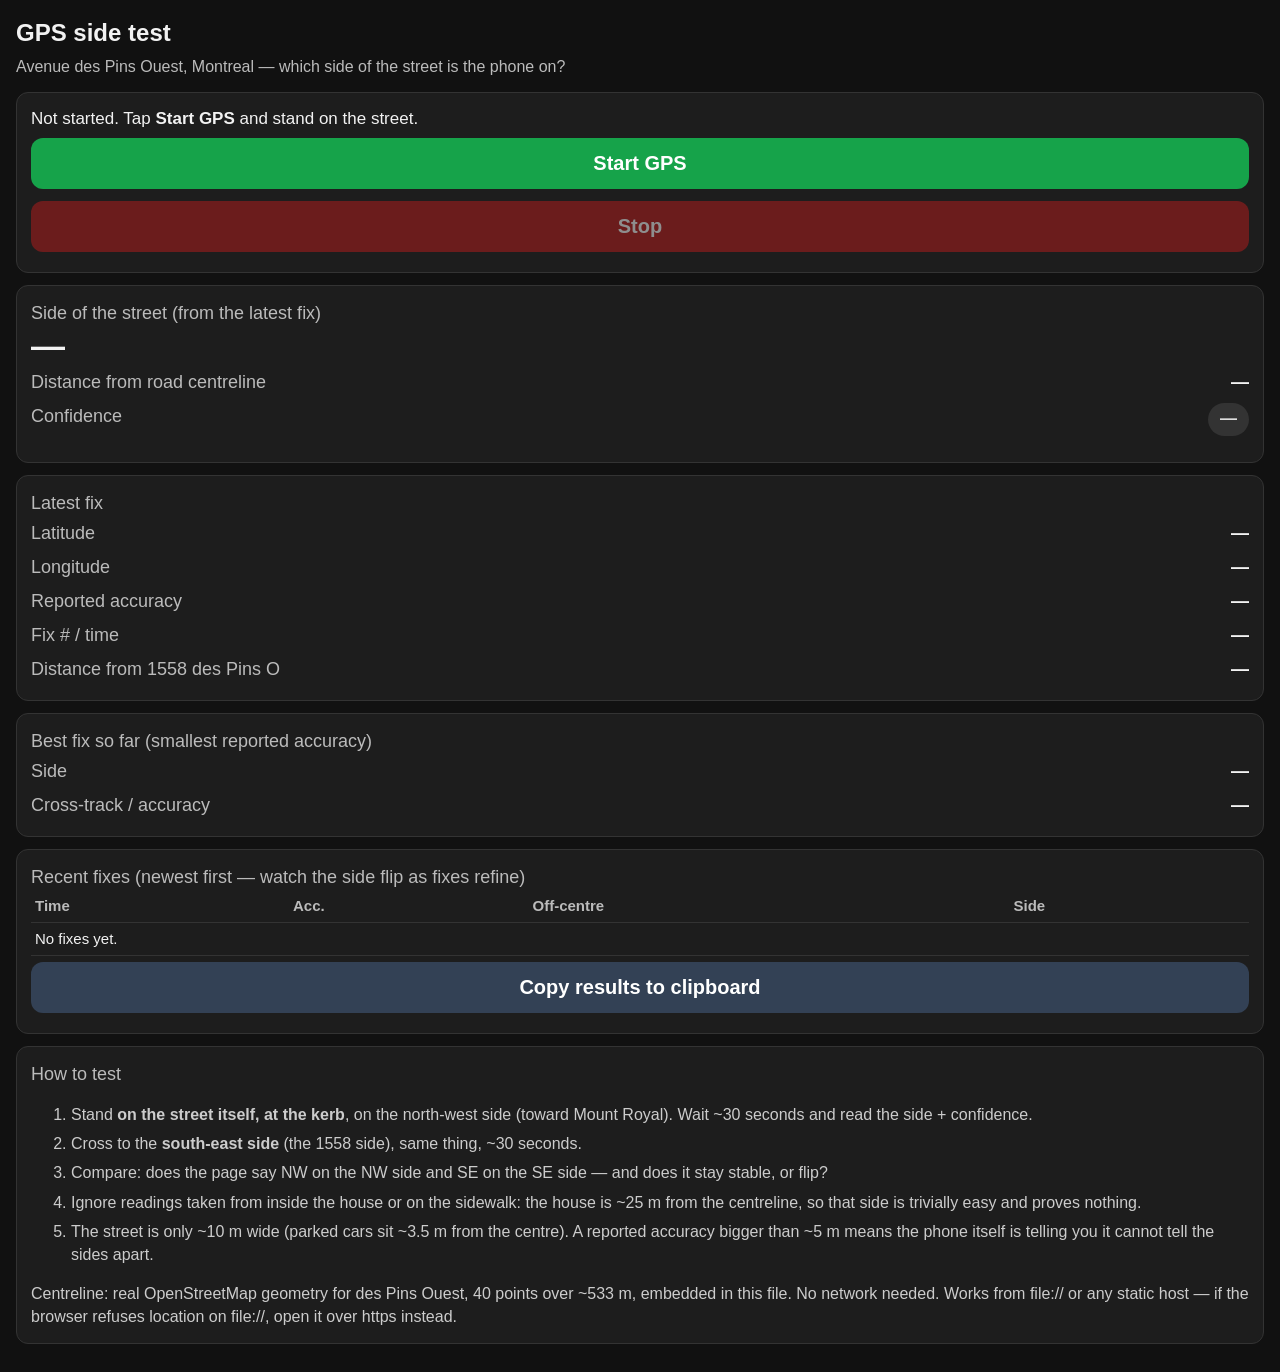
<file: gps-test.html>
<!DOCTYPE html>
<html lang="en">
<head>
<meta charset="utf-8">
<meta name="viewport" content="width=device-width, initial-scale=1, viewport-fit=cover">
<title>Ticket Saver — GPS side test (des Pins Ouest)</title>
<style>
  * { box-sizing: border-box; }
  body { font-family: -apple-system, "Segoe UI", Roboto, Arial, sans-serif;
         margin: 0; padding: 16px; background: #111; color: #f2f2f2; font-size: 18px; line-height: 1.45; }
  h1 { font-size: 24px; margin: 0 0 4px 0; }
  .sub { color: #bbb; font-size: 16px; margin-bottom: 14px; }
  .card { background: #1d1d1d; border: 1px solid #333; border-radius: 12px; padding: 14px; margin-bottom: 12px; }
  .big { font-size: 34px; font-weight: 800; line-height: 1.15; }
  .row { display: flex; justify-content: space-between; gap: 10px; padding: 4px 0; }
  .row b { font-variant-numeric: tabular-nums; text-align: right; }
  .label { color: #bbb; }
  .pill { display: inline-block; padding: 4px 12px; border-radius: 999px; font-weight: 700; font-size: 17px; }
  .good { background: #14532d; color: #bbf7d0; }
  .warn { background: #713f12; color: #fde68a; }
  .bad  { background: #7f1d1d; color: #fecaca; }
  .neutral { background: #333; color: #ddd; }
  button { font-size: 20px; font-weight: 700; padding: 14px 20px; border-radius: 12px; border: 0;
           background: #16a34a; color: #fff; width: 100%; margin: 6px 0; }
  button.stop { background: #b91c1c; }
  button.copy { background: #334155; }
  button:disabled { opacity: 0.5; }
  table { width: 100%; border-collapse: collapse; font-size: 15px; }
  th, td { text-align: left; padding: 5px 4px; border-bottom: 1px solid #333; font-variant-numeric: tabular-nums; }
  th { color: #bbb; font-weight: 600; }
  .hint { font-size: 16px; color: #ccc; }
  .hint li { margin-bottom: 6px; }
  #status { font-size: 17px; }
  .mono { font-variant-numeric: tabular-nums; }
</style>
</head>
<body>
<h1>GPS side test</h1>
<div class="sub">Avenue des Pins Ouest, Montreal &mdash; which side of the street is the phone on?</div>

<div class="card">
  <div id="status">Not started. Tap <b>Start GPS</b> and stand on the street.</div>
  <button id="startBtn">Start GPS</button>
  <button id="stopBtn" class="stop" disabled>Stop</button>
</div>

<div class="card">
  <div class="label">Side of the street (from the latest fix)</div>
  <div class="big" id="side">—</div>
  <div class="row"><span class="label">Distance from road centreline</span><b id="ct">—</b></div>
  <div class="row"><span class="label">Confidence</span><span class="pill neutral" id="conf">—</span></div>
  <div class="hint" id="confNote" style="margin-top:8px"></div>
</div>

<div class="card">
  <div class="label">Latest fix</div>
  <div class="row"><span class="label">Latitude</span><b id="lat">—</b></div>
  <div class="row"><span class="label">Longitude</span><b id="lng">—</b></div>
  <div class="row"><span class="label">Reported accuracy</span><b id="acc">—</b></div>
  <div class="row"><span class="label">Fix # / time</span><b id="fixno">—</b></div>
  <div class="row"><span class="label">Distance from 1558 des Pins O</span><b id="homeDist">—</b></div>
</div>

<div class="card">
  <div class="label">Best fix so far (smallest reported accuracy)</div>
  <div class="row"><span class="label">Side</span><b id="bestSide">—</b></div>
  <div class="row"><span class="label">Cross-track / accuracy</span><b id="bestCt">—</b></div>
</div>

<div class="card">
  <div class="label">Recent fixes (newest first &mdash; watch the side flip as fixes refine)</div>
  <table>
    <thead><tr><th>Time</th><th>Acc.</th><th>Off-centre</th><th>Side</th></tr></thead>
    <tbody id="log"><tr><td colspan="4">No fixes yet.</td></tr></tbody>
  </table>
  <button id="copyBtn" class="copy">Copy results to clipboard</button>
</div>

<div class="card">
  <div class="label">How to test</div>
  <ol class="hint">
    <li>Stand <b>on the street itself, at the kerb</b>, on the north-west side (toward Mount Royal). Wait ~30 seconds and read the side + confidence.</li>
    <li>Cross to the <b>south-east side</b> (the 1558 side), same thing, ~30 seconds.</li>
    <li>Compare: does the page say NW on the NW side and SE on the SE side &mdash; and does it stay stable, or flip?</li>
    <li>Ignore readings taken from inside the house or on the sidewalk: the house is ~25 m from the centreline, so that side is trivially easy and proves nothing.</li>
    <li>The street is only ~10 m wide (parked cars sit ~3.5 m from the centre). A reported accuracy bigger than ~5 m means the phone itself is telling you it cannot tell the sides apart.</li>
  </ol>
  <div class="hint">Centreline: real OpenStreetMap geometry for des Pins Ouest, 40 points over ~533 m, embedded in this file. No network needed. Works from file:// or any static host &mdash; if the browser refuses location on file://, open it over https instead.</div>
</div>

<script>
"use strict";
/* Centreline of Avenue des Pins Ouest, NE -> SW (direction of one-way travel).
   From OpenStreetMap via Overpass API, 2026-11-16 (see centerline.json).
   [lat, lon] pairs. Cross-track sign: + = SE side (left of travel),
   - = NW side (right of travel). Home (1558) is on the SE side, ~24.7 m off centre. */
var CENTERLINE = [
[45.5006584,-73.5851514],[45.5005701,-73.5852105],[45.5003879,-73.5853258],[45.5003563,-73.5853464],
[45.5002708,-73.5853745],[45.5002418,-73.5853855],[45.5001439,-73.5854246],[45.4997678,-73.5855569],
[45.4995303,-73.5856403],[45.4994151,-73.5856816],[45.4993727,-73.5856960],[45.4993246,-73.5857123],
[45.4991263,-73.5857886],[45.4990660,-73.5858122],[45.4990177,-73.5858323],[45.4989699,-73.5858562],
[45.4989294,-73.5858803],[45.4988842,-73.5859079],[45.4988411,-73.5859403],[45.4987494,-73.5860100],
[45.4986233,-73.5861056],[45.4982212,-73.5864134],[45.4981849,-73.5864412],[45.4981556,-73.5864639],
[45.4980682,-73.5865329],[45.4979543,-73.5866203],[45.4977742,-73.5867603],[45.4976310,-73.5868712],
[45.4973746,-73.5870700],[45.4971428,-73.5872498],[45.4971033,-73.5872819],[45.4967717,-73.5875545],
[45.4967062,-73.5876098],[45.4966858,-73.5876258],[45.4966634,-73.5876429],[45.4966228,-73.5876732],
[45.4965684,-73.5877175],[45.4965043,-73.5877682],[45.4964025,-73.5878463],[45.4962814,-73.5878955]
];
var HOME_LAT = 45.49758, HOME_LON = -73.58655;   /* 1558 avenue des Pins Ouest */
var HALF_WIDTH_M = 5.0;                          /* carriageway ~10 m wide */
var REF_LAT = 45.49758, REF_LON = -73.58655;
var COSLAT = Math.cos(REF_LAT * Math.PI / 180);

function toXY(lat, lon) {
  return [(lon - REF_LON) * 111320 * COSLAT, (lat - REF_LAT) * 110540];
}
/* Snap a lat/lon to the centreline. Returns {ct, dist, seg} where ct is the
   signed cross-track in metres (+ = SE side, - = NW side). */
function snap(lat, lon) {
  var p = toXY(lat, lon), best = null;
  for (var i = 0; i < CENTERLINE.length - 1; i++) {
    var a = toXY(CENTERLINE[i][0], CENTERLINE[i][1]);
    var b = toXY(CENTERLINE[i + 1][0], CENTERLINE[i + 1][1]);
    var dx = b[0] - a[0], dy = b[1] - a[1];
    var len2 = dx * dx + dy * dy;
    var t = len2 ? ((p[0] - a[0]) * dx + (p[1] - a[1]) * dy) / len2 : 0;
    t = Math.max(0, Math.min(1, t));
    var cx = a[0] + t * dx, cy = a[1] + t * dy;
    var ex = p[0] - cx, ey = p[1] - cy;
    var dist = Math.sqrt(ex * ex + ey * ey);
    if (!best || dist < best.dist) {
      var len = Math.sqrt(len2) || 1;
      /* cross = dx*(py-cy) - dy*(px-cx), over segment length:
         + means the point is LEFT of the NE->SW direction of travel = SE side */
      var ct = (dx * ey - dy * ex) / len;
      best = { ct: ct, dist: dist, seg: i };
    }
  }
  return best;
}
function sideName(ct) {
  if (ct >= 0) return "SE side (1558 / south-east side)";
  return "NW side (Mount Royal / north-west side)";
}
function sideShort(ct) { return ct >= 0 ? "SE" : "NW"; }
function fmt(n, d) { return n.toFixed(d === undefined ? 1 : d); }

var watchId = null, fixCount = 0, bestFix = null, logRows = [];

function el(id) { return document.getElementById(id); }
function setStatus(msg) { el("status").textContent = msg; }

function confidence(ct, acc) {
  var act = Math.abs(ct);
  if (acc >= act) {
    return { cls: "bad", text: "NOT RELIABLE",
      note: "The phone's own error circle (±" + fmt(acc, 0) + " m) is bigger than your distance " +
        "from the road centre (" + fmt(act, 1) + " m). The side call is basically a coin flip right now. " +
        "Wait for fixes to refine — if accuracy stays above ~5 m, the phone cannot tell the sides apart." };
  }
  if (acc >= act / 2) {
    return { cls: "warn", text: "UNCERTAIN",
      note: "Reported accuracy (±" + fmt(acc, 0) + " m) is a large fraction of your distance from the " +
        "centre (" + fmt(act, 1) + " m). The side is probably right, but a small error flips it. " +
        "Note: the phone's accuracy number does NOT include multipath bias (reflections off buildings), " +
        "so even a green-looking reading can be wrong on this street." };
  }
  return { cls: "good", text: "USABLE (with a caveat)",
    note: "Reported accuracy (±" + fmt(acc, 0) + " m) is well under your distance from the centre (" +
      fmt(act, 1) + " m), so this side call is likely right — BUT the accuracy number ignores multipath " +
      "bias, which on a built-up street can be several metres and is invisible to the phone. " +
      "Trust it only if it stays stable for 30+ seconds." };
}

function onFix(pos) {
  fixCount++;
  var lat = pos.coords.latitude, lon = pos.coords.longitude;
  var acc = pos.coords.accuracy;               /* metres, ~68% radius */
  var s = snap(lat, lon);
  var now = new Date(pos.timestamp);
  var hhmmss = now.toTimeString().slice(0, 8);

  el("lat").textContent = lat.toFixed(7);
  el("lng").textContent = lon.toFixed(7);
  el("acc").textContent = "±" + fmt(acc, 0) + " m";
  el("fixno").textContent = "#" + fixCount + " · " + hhmmss;
  var hp = toXY(lat, lon);
  el("homeDist").textContent = fmt(Math.sqrt(hp[0] * hp[0] + hp[1] * hp[1]), 0) + " m";
  el("side").textContent = sideName(s.ct);
  el("ct").textContent = fmt(Math.abs(s.ct), 1) + " m " + (s.ct >= 0 ? "SE" : "NW") + " of centre" +
    (Math.abs(s.ct) > HALF_WIDTH_M + 3 ? " — off the carriageway (sidewalk / building?)" : " — on the carriageway");
  var c = confidence(s.ct, acc);
  var confEl = el("conf");
  confEl.textContent = c.text;
  confEl.className = "pill " + c.cls;
  el("confNote").textContent = c.note;
  setStatus("GPS running — fix #" + fixCount + " (segment " + s.seg + " of the centreline).");

  if (!bestFix || acc < bestFix.acc) {
    bestFix = { ct: s.ct, acc: acc, lat: lat, lon: lon, n: fixCount };
    el("bestSide").textContent = sideName(s.ct);
    el("bestCt").textContent = fmt(Math.abs(s.ct), 1) + " m " + sideShort(s.ct) + " · ±" + fmt(acc, 0) + " m";
  }

  logRows.unshift({ t: hhmmss, acc: acc, ct: s.ct });
  if (logRows.length > 10) logRows.pop();
  var html = "";
  for (var i = 0; i < logRows.length; i++) {
    var r = logRows[i];
    html += "<tr><td>" + r.t + "</td><td>±" + fmt(r.acc, 0) + " m</td><td>" +
      fmt(Math.abs(r.ct), 1) + " m " + sideShort(r.ct) + "</td><td>" + sideShort(r.ct) + "</td></tr>";
  }
  el("log").innerHTML = html;
}

function onError(err) {
  var msg = "GPS error: ";
  if (err.code === 1) msg += "permission denied — allow location for this page in the browser settings and try again.";
  else if (err.code === 2) msg += "position unavailable — are location services on?";
  else if (err.code === 3) msg += "timed out waiting for a fix — try again outdoors.";
  else msg += err.message;
  setStatus(msg);
}

el("startBtn").addEventListener("click", function () {
  if (!("geolocation" in navigator)) {
    setStatus("This browser has no geolocation API.");
    return;
  }
  fixCount = 0; bestFix = null; logRows = [];
  el("log").innerHTML = "<tr><td colspan='4'>Waiting for first fix…</td></tr>";
  setStatus("Waiting for first fix… (high accuracy requested)");
  watchId = navigator.geolocation.watchPosition(onFix, onError,
    { enableHighAccuracy: true, maximumAge: 0, timeout: 20000 });
  el("startBtn").disabled = true;
  el("stopBtn").disabled = false;
});
el("stopBtn").addEventListener("click", function () {
  if (watchId !== null) navigator.geolocation.clearWatch(watchId);
  watchId = null;
  setStatus("Stopped after " + fixCount + " fixes.");
  el("startBtn").disabled = false;
  el("stopBtn").disabled = true;
});
el("copyBtn").addEventListener("click", function () {
  var lines = ["Ticket Saver GPS side test — des Pins Ouest, " + new Date().toISOString(),
    "Fixes: " + fixCount + (bestFix ? (" | Best fix: " + sideShort(bestFix.ct) + " side, " +
      fmt(Math.abs(bestFix.ct), 1) + " m off centre, accuracy ±" + fmt(bestFix.acc, 0) + " m") : "")];
  for (var i = 0; i < logRows.length; i++) {
    var r = logRows[i];
    lines.push(r.t + "  acc ±" + fmt(r.acc, 0) + " m  " + fmt(Math.abs(r.ct), 1) + " m " + sideShort(r.ct));
  }
  var text = lines.join("\n");
  function done() { setStatus("Results copied — paste them into a message."); }
  if (navigator.clipboard && navigator.clipboard.writeText) {
    navigator.clipboard.writeText(text).then(done, function () { setStatus(text); });
  } else {
    setStatus(text);
  }
});
</script>
</body>
</html>
</file>
<file: styles.css>
:root{
  --bg:#f6f8fb;--card:#fff;--text:#1d2433;--muted:#64748b;--border:#e2e8f0;--soft:#f8fafc;
  --header:#fff;--preview-a:#eee;--preview-b:transparent;--shadow:0 10px 30px rgba(0,0,0,.05);
  --upload-hover:#eff6ff;
}
*{box-sizing:border-box;margin:0;padding:0}
body{font-family:Arial,Helvetica,sans-serif;background:var(--bg);color:var(--text);min-height:100vh}
header{background:var(--header);border-bottom:1px solid var(--border);padding:18px 8%;display:flex;justify-content:space-between;align-items:center}
.logo{font-size:24px;font-weight:800;color:#2563eb}.logo span{color:var(--text)}
nav{display:flex;gap:24px}nav a{text-decoration:none;color:var(--muted);font-size:14px}
.container{max-width:1100px;margin:auto;padding:20px}

.upload-card-wrapper{background:var(--card);border:1px solid var(--border);border-radius:18px;padding:24px;box-shadow:var(--shadow);display:flex;flex-direction:column;gap:20px}

.upload-box{background:var(--soft);border:2px dashed #52637c;border-radius:14px;padding:18px 15px;text-align:center;cursor:pointer;transition:.2s;color:var(--text)}
.upload-box:hover,.upload-box.dragover{border-color:#2563eb;background:var(--upload-hover)}
.upload-icon{font-size:28px;margin-bottom:4px}
.upload-box h2{margin-bottom:4px;font-size:18px;color:var(--text)}
.upload-box p{color:var(--muted);margin-bottom:10px;font-size:13px}
#fileInput{display:none}
.btn{border:0;background:#2563eb;color:#fff;padding:9px 20px;border-radius:8px;cursor:pointer;font-size:13px;font-weight:bold}.btn:hover{background:#1d4ed8}

.how-it-works-inline{border-top:1px solid var(--border);padding-top:18px}
.how-it-works-inline h3.inline-title{font-size:14px;text-transform:uppercase;letter-spacing:.05em;color:var(--muted);margin-bottom:12px;text-align:center}
.steps-grid-inline{display:grid;grid-template-columns:repeat(4,1fr);gap:12px}
.step-inline{background:var(--soft);border:1px solid var(--border);padding:12px 10px;border-radius:10px;text-align:center}
.step-num-inline{width:24px;height:24px;border-radius:50%;background:#2563eb;color:#fff;display:flex;align-items:center;justify-content:center;font-weight:bold;margin:0 auto 6px;font-size:12px}
.step-inline h4{font-size:13px;margin-bottom:3px;color:var(--text)}
.step-inline p{color:var(--muted);font-size:11px;line-height:1.4}

.notification{display:none;margin-top:15px;padding:14px 16px;border-radius:10px;font-size:14px;line-height:1.5}.notification.show{display:block}.notification.error{background:#fef2f2;color:#b91c1c;border:1px solid #fecaca}.notification.success{background:#f0fdf4;color:#15803d;border:1px solid #bbf7d0}
.editor{display:none;margin-top:20px;grid-template-columns:minmax(0,1.2fr) minmax(0,1fr);gap:25px;align-items:start}
.editor.is-open{display:grid}
.card{background:var(--card);border-radius:18px;padding:25px;box-shadow:var(--shadow);border:1px solid var(--border);min-width:0}
.preview-container{min-height:460px;display:flex;justify-content:center;align-items:center;background:linear-gradient(45deg,#eee 25%,transparent 25%),linear-gradient(-45deg,#eee 25%,transparent 25%),linear-gradient(45deg,transparent 75%,#eee 75%),linear-gradient(-45deg,transparent 75%,#eee 75%);background-size:20px 20px;background-position:0 0,0 10px,10px -10px,-10px 0;border-radius:12px;overflow:hidden;padding:15px}
.settings h2{margin-bottom:20px}.field{margin-bottom:22px}.field>label{display:block;font-size:14px;font-weight:bold;margin-bottom:8px}.input-row{display:flex;gap:10px}
input,select{width:100%;padding:13px;border:1px solid #dbe1ea;border-radius:9px;font-size:15px;outline:none;font-family:inherit}input:focus,select:focus{border-color:#2563eb}
.ratio{display:flex;align-items:center;gap:10px;margin:20px 0;color:var(--muted);font-size:14px}.ratio input{width:auto}
.fit-options{display:none;margin:20px 0;padding-top:20px;border-top:1px solid #e2e8f0}.fit-options.active{display:block}.fit-options-title{font-size:14px;font-weight:bold;margin-bottom:12px}
.fit-option{display:flex;gap:12px;padding:14px;border:1px solid #e2e8f0;border-radius:10px;margin-bottom:10px;cursor:pointer}.fit-option:hover{border-color:#2563eb;background:#f8fbff}.fit-option input[type=radio]{width:auto;height:auto;margin-top:3px}.fit-option-content{display:flex;flex-direction:column;gap:5px;width:100%}.fit-option-content strong{font-size:14px}.fit-option-content span{font-size:12px;color:#64748b;line-height:1.4}
.color-row{display:flex;align-items:center;gap:8px;margin-top:8px}.color-row input[type=color]{width:48px;height:35px;padding:3px;cursor:pointer}#colorValue{font-size:13px;font-weight:bold;color:#475569}
.eyedropper-btn{background:#f1f5f9;border:1px solid #cbd5e1;border-radius:8px;padding:6px 12px;cursor:pointer;font-size:12px;font-weight:bold;color:#334155}.eyedropper-btn:hover{background:#e2e8f0}
.transparent-option.disabled{opacity:.45;cursor:not-allowed;background:#f8fafc;pointer-events:none}.transparent-option.disabled:hover{border-color:#e2e8f0;background:#f8fafc}
.presets{display:grid;grid-template-columns:repeat(2,1fr);gap:10px}.preset{background:#f8fafc;border:1px solid #e2e8f0;padding:11px;border-radius:8px;cursor:pointer;font-size:13px;font-family:inherit}.preset:hover{border-color:#2563eb;color:#2563eb}
.format-section{padding-top:20px;border-top:1px solid #e2e8f0}.field-description{font-size:12px;color:#64748b;line-height:1.5;margin-bottom:10px}
.info{margin-top:20px;padding:14px;background:#f8fafc;border-radius:10px;color:#475569;font-size:13px;line-height:1.6}.actions{margin-top:25px;display:flex;flex-direction:column;gap:10px}.download-btn{display:none;background:#16a34a;text-decoration:none;text-align:center;padding:13px 25px;border-radius:10px;color:#fff;font-weight:bold;cursor:pointer;border:0;width:100%;font-size:15px}.download-btn:hover{background:#15803d}
.batch-btn{display:none;background:#7c3aed;color:#fff;text-align:center;padding:13px 25px;border-radius:10px;font-weight:bold;cursor:pointer;border:0;width:100%;font-size:15px}.batch-btn:hover{background:#6d28d9}

.features{max-width:1000px;margin:36px auto;padding:0 20px;display:grid;grid-template-columns:repeat(auto-fit,minmax(220px,1fr));gap:25px}
.feature a{color:#2563eb;text-decoration:none;font-weight:700}
.feature a:hover{text-decoration:underline}.feature{background:#fff;padding:28px;border-radius:16px;text-align:center;box-shadow:0 5px 25px rgba(0,0,0,.04)}.feature .emoji{font-size:35px;margin-bottom:15px}.feature h3{margin-bottom:10px}.feature p{color:#64748b;font-size:14px;line-height:1.6}
/* footer base replaced */

/* --- Tabs --- */
.tabs{display:flex;gap:4px;margin-bottom:22px;border-bottom:1px solid #e2e8f0;overflow-x:auto}
.tab-btn{background:none;border:0;padding:10px 6px;margin-right:18px;font-size:14px;font-weight:bold;color:#94a3b8;cursor:pointer;border-bottom:2px solid transparent;margin-bottom:-1px;font-family:inherit;white-space:nowrap;min-height:44px}
.tab-btn:hover{color:#2563eb}
.tab-btn.active{color:#2563eb;border-bottom-color:#2563eb}
.tab-panel{display:none}
.tab-panel.active{display:block}

/* --- Transform & Tools --- */
.btn-row{display:flex;gap:8px;flex-wrap:wrap}
.tool-btn{flex:1;min-width:110px;background:#f8fafc;border:1px solid #e2e8f0;padding:12px 8px;border-radius:9px;cursor:pointer;font-size:13px;font-weight:bold;color:#334155;font-family:inherit}
.tool-btn:hover{border-color:#2563eb;color:#2563eb}
.tool-btn.toggle.active{background:#eff6ff;border-color:#2563eb;color:#2563eb}
.tool-status{margin-top:10px;font-size:12px;color:#64748b}

/* --- Compression & Settings --- */
.quality-row{display:flex;justify-content:space-between;align-items:baseline;margin-bottom:10px}
.quality-row span{font-size:13px;font-weight:bold;color:#2563eb}
input[type=range]{width:100%;accent-color:#2563eb;padding:0}
input[type=range]:disabled{opacity:.4;cursor:not-allowed;accent-color:#94a3b8}
.estimate{margin-top:14px;font-size:13px;color:#334155;font-weight:bold}
.note{font-size:12px;color:#64748b;line-height:1.6;margin-top:14px;padding:12px 14px;background:#f8fafc;border-radius:10px;border:1px solid #eef1f6}

/* --- Section titles --- */
.section-title{text-align:center;font-size:28px;margin-bottom:12px}
.section-subtitle{text-align:center;color:#64748b;font-size:15px;max-width:600px;margin:0 auto 35px;line-height:1.6}

/* --- FAQ --- */
.faq{max-width:800px;margin:60px auto;padding:0 20px}
.faq-list{display:flex;flex-direction:column;gap:12px}
.faq-item{background:#fff;border:1px solid #e2e8f0;border-radius:12px;padding:18px 22px}
.faq-item summary{cursor:pointer;font-weight:bold;font-size:15px;list-style:none;display:flex;justify-content:space-between;align-items:center;gap:12px}
.faq-item summary::-webkit-details-marker{display:none}
.faq-item summary::after{content:'+';font-size:20px;color:#2563eb;font-weight:normal;flex-shrink:0}
.faq-item[open] summary::after{content:'\2212'}
.faq-item p{margin-top:12px;color:#64748b;font-size:14px;line-height:1.65}

/* --- Optimized Ad Placeholders --- */
.ad-slot{display:none;width:100%;margin:20px auto;text-align:center;overflow:hidden;background:transparent}
.ad-slot.ad-filled{display:block}
.ad-slot span.ad-size{font-size:11px;letter-spacing:.03em;text-transform:none;color:#b0b9c6;font-weight:normal}
.ad-leaderboard{max-width:970px}
.ad-rectangle{max-width:336px}
.ad-banner{max-width:970px}
.ad-vertical{height:100%;min-height:360px;max-height:500px;width:100%;margin:0}


/* ===== Phase 2 UX ===== */
.processing-status{display:none;margin:14px 0 0;padding:12px 14px;border:1px solid var(--border);border-radius:10px;background:var(--soft);font-size:13px;color:var(--text)}
.processing-status.active{display:block}.progress-track{height:8px;background:rgba(100,116,139,.18);border-radius:999px;overflow:hidden;margin-top:8px}.progress-bar{height:100%;width:0;background:#2563eb;border-radius:999px;transition:width .25s ease}.progress-meta{display:flex;justify-content:space-between;gap:10px;margin-top:7px;color:var(--muted);font-size:12px}
.file-size-compare{display:grid;grid-template-columns:1fr 1fr;gap:8px;margin-top:12px}.size-card{padding:10px 12px;border:1px solid var(--border);border-radius:10px;background:var(--soft);font-size:12px}.size-card strong{display:block;font-size:15px;margin-top:3px}.size-saving{grid-column:1/-1;font-weight:700;color:#2563eb;text-align:center;padding:7px}
.preset.active{border-color:#2563eb;background:#dbeafe;color:#1d4ed8;box-shadow:0 0 0 2px rgba(37,99,235,.12)}body.dark-mode .preset.active{background:#1e3a5f;color:#bfdbfe}
.reset-section{margin-top:12px;font-size:12px;padding:7px 12px}.section-head{display:flex;justify-content:space-between;align-items:center;gap:10px;margin-bottom:8px}.section-head label{margin:0}.drop-feedback{margin-top:8px;font-size:12px;color:var(--muted);min-height:18px}.upload-box.dragover{transform:scale(1.01);box-shadow:0 0 0 3px rgba(37,99,235,.16)}.upload-box.dragover .drop-feedback{color:#2563eb;font-weight:700}
.batch-results{white-space:pre-line;margin-top:10px;font-size:12px;color:var(--muted)}

@media(max-width:900px){.editor,.editor.is-open{grid-template-columns:1fr!important}}
@media(max-width:800px){header{padding:18px 20px}.editor,.editor.is-open{grid-template-columns:1fr!important;gap:14px}.features{grid-template-columns:1fr}.preview-container{min-height:300px}.steps-grid-inline{grid-template-columns:1fr 1fr}}
@media(max-width:480px){.steps-grid-inline{grid-template-columns:1fr}}

/* ===== Dark theme ===== */
body{background:var(--bg);color:var(--text);transition:background .2s,color .2s}
body.dark-mode{
  --bg:#0f172a;--card:#162033;--text:#e5edf8;--muted:#9aa9bd;--border:#2a3950;--soft:#111b2c;
  --header:#111a2b;--preview-a:#26344a;--preview-b:transparent;--shadow:0 10px 30px rgba(0,0,0,.22);
  --upload-hover:#1e3a5f;
}
header{display:block;padding:0;background:var(--header);border-color:var(--border)}
.header-main{min-height:64px;padding:12px 8%;display:grid;grid-template-columns:1fr auto;align-items:center;gap:20px}

/* ===== Hero: compact title block above the tool (moved out of header) ===== */
.hero{text-align:center;padding:30px 20px 4px;max-width:780px;margin:0 auto}
.hero h1{font-size:clamp(1.7rem,3.4vw,2.4rem);font-weight:800;letter-spacing:-.02em;margin:0 0 10px;color:var(--text)}
.hero p{color:var(--muted);font-size:15px;line-height:1.6;margin:0}
.logo{color:#3b82f6}.logo span{color:var(--text)}
.header-title{font-size:clamp(18px,2vw,28px);font-weight:800;text-align:center;white-space:nowrap}
.header-actions{display:flex;justify-content:flex-end;align-items:center;gap:18px}nav{gap:18px}nav a{color:var(--muted)}
.theme-toggle{border:1px solid var(--border);background:var(--soft);color:var(--text);border-radius:9px;padding:9px 11px;cursor:pointer;font-size:13px;font-weight:bold;font-family:inherit;white-space:nowrap}.theme-toggle:hover{border-color:#2563eb;color:#60a5fa}
.header-subtitle{border-top:1px solid var(--border);padding:8px 20px 10px;text-align:center;color:var(--muted);font-size:12px;line-height:1.5}

.upload-layout{display:grid;grid-template-columns:minmax(0,1fr);gap:20px;align-items:stretch;max-width:1100px;margin:0 auto;padding:15px 20px}
.container{max-width:1100px}.container.main-container{max-width:1300px;padding-top:0}.card,.feature,.step-inline,.faq-item{background:var(--card);box-shadow:var(--shadow);border-color:var(--border)}
.preview-container{background-color:var(--soft);background-image:linear-gradient(45deg,var(--preview-a) 25%,var(--preview-b) 25%),linear-gradient(-45deg,var(--preview-a) 25%,var(--preview-b) 25%),linear-gradient(45deg,var(--preview-b) 75%,var(--preview-a) 75%),linear-gradient(-45deg,var(--preview-b) 75%,var(--preview-a) 75%)}
input,select{background:var(--soft);color:var(--text);border-color:var(--border)}
.fit-option,.tool-btn,.preset,.note,.info,.eyedropper-btn{background:var(--soft);border-color:var(--border);color:var(--text)}
.fit-option-content span,.field-description,.tool-status,.note,.info,.section-subtitle,.feature p,.faq-item p{color:var(--muted)}
.tabs,.fit-options,.format-section{border-color:var(--border)}
/* footer base replaced */
.reset-btn{width:100%;margin-top:10px;background:#475569}.reset-btn:hover{background:#334155}

/* --- Preview Stage --- */
.compare-stage{position:relative;width:100%;height:100%;min-height:430px;border-radius:10px;display:flex;align-items:center;justify-content:center;overflow:hidden}
.compare-stage img{max-width:100%;max-height:600px;width:100%;height:100%;object-fit:contain}
.compare-toggle{display:flex;justify-content:center;gap:10px;margin-top:14px}
.compare-toggle button{border:1px solid var(--border);background:var(--soft);color:var(--text);padding:10px 24px;border-radius:9px;cursor:pointer;font:inherit;font-size:14px;font-weight:700;transition:.2s}
.compare-toggle button:hover{border-color:#2563eb}
.compare-toggle button.active{background:#2563eb;color:#fff;border-color:#2563eb;box-shadow:0 4px 12px rgba(37,99,235,.22)}

.straighten-row{display:flex;align-items:center;gap:12px}.straighten-row input{flex:1}.straighten-value{min-width:52px;text-align:right;font-size:13px;font-weight:bold;color:#60a5fa}
.enlarge-custom{display:flex;gap:10px;margin-top:12px}.enlarge-custom input{flex:1}.enlarge-custom button{white-space:nowrap}
.control-group{margin-bottom:18px}.control-group label{display:block;font-size:14px;font-weight:bold;margin-bottom:8px}

.batch-list{margin-top:10px;font-size:12px;color:var(--muted);max-height:100px;overflow-y:auto}
@media(max-width:1100px){.upload-layout{grid-template-columns:minmax(0,1fr);max-width:1100px}.ad-vertical{display:none}.container.main-container{max-width:1100px}.header-main{grid-template-columns:auto 1fr}.header-title{order:3;grid-column:1/-1;white-space:normal}.header-actions{justify-content:flex-end}}
@media(max-width:800px){.compare-stage{min-height:280px}.compare-toggle button{padding:9px 18px}.header-main{padding:12px 20px;grid-template-columns:1fr auto}.header-title{font-size:19px}.header-actions nav{display:flex}.theme-toggle{padding:8px 10px}.upload-layout{padding:15px 20px}.header-subtitle{font-size:11px}}

/* ===== Phase 3: Workflow, Mobile & Results ===== */
.file-meta{margin-top:10px;padding:10px 12px;border:1px solid var(--border);border-radius:10px;background:var(--soft);font-size:12px;line-height:1.6;display:none}.file-meta strong{color:var(--text)}
.history-actions{display:flex;gap:8px;margin:12px 0}.history-actions button{flex:1}.history-actions button:disabled{opacity:.45;cursor:not-allowed}
.batch-results{display:none;margin-top:14px;border:1px solid var(--border);border-radius:12px;padding:14px;background:var(--soft)}.batch-results.active{display:block}.batch-results h3{font-size:15px;margin-bottom:8px}.batch-summary{display:flex;gap:8px;flex-wrap:wrap;margin-bottom:8px}.result-chip{padding:5px 9px;border-radius:999px;font-size:12px;font-weight:700;background:var(--card);border:1px solid var(--border)}.batch-result-list{max-height:170px;overflow:auto;font-size:12px;line-height:1.6}.batch-result-row{padding:7px 0;border-top:1px solid var(--border)}.batch-result-row.ok::before{content:'✓ ';font-weight:700}.batch-result-row.error::before{content:'⚠ ';font-weight:700}
@media(max-width:800px){.header-main{grid-template-columns:1fr auto;gap:10px}.header-title{grid-column:1/-1;grid-row:2;text-align:left;white-space:normal;font-size:20px}.header-actions{justify-self:end}.upload-layout{grid-template-columns:1fr;padding:14px 0}.ad-vertical{display:none}.container{padding:14px}.editor,.editor.is-open{grid-template-columns:1fr!important;gap:14px}.tabs{overflow-x:auto;flex-wrap:nowrap;padding-bottom:4px;-webkit-overflow-scrolling:touch}.tab-btn{white-space:nowrap;flex:0 0 auto}.presets{grid-template-columns:1fr!important}.input-row{grid-template-columns:1fr!important}.actions,.btn-row,.history-actions{flex-direction:column}.actions button,.btn-row button{width:100%}.preview-container{min-height:260px}.processing-status{position:sticky;bottom:8px;z-index:5}.actions{margin-bottom:72px}.compare-toggle{display:grid;grid-template-columns:1fr 1fr}.compare-toggle button{width:100%}.file-meta,.batch-results{font-size:12px}}
@media(max-width:480px){.actions{margin-bottom:88px}.header-main{padding:12px 16px}.header-title{font-size:18px}.upload-card-wrapper{padding:14px}.upload-box{padding:20px 12px}.step-inline{padding:12px}.settings{padding:14px}.card{border-radius:14px}.preset{min-height:52px;font-size:15px}.download-btn,.batch-btn,.btn{min-height:46px}.progress-meta{font-size:11px}}


/* ===== Phase 4: Accessibility, Launch & Aspect-Ratio Emphasis ===== */
.skip-link{position:fixed;left:12px;top:-60px;z-index:1000;background:#2563eb;color:#fff;padding:10px 14px;border-radius:8px;text-decoration:none;font-weight:700}.skip-link:focus{top:12px}
:focus-visible{outline:3px solid rgba(59,130,246,.55);outline-offset:3px}
.aspect-lock-card{display:flex;align-items:flex-start;gap:13px;margin:0 0 18px;padding:16px 17px;border-radius:14px;background:linear-gradient(135deg,rgba(37,99,235,.10),rgba(37,99,235,.03));box-shadow:0 8px 22px rgba(37,99,235,.10);cursor:pointer;transition:.2s}
.aspect-lock-card:hover{border-color:#1d4ed8;transform:translateY(-1px)}
.aspect-lock-card input{width:22px;height:22px;flex:0 0 auto;margin-top:2px;accent-color:#2563eb}
.aspect-lock-content{display:flex;flex-direction:column;gap:4px}.aspect-lock-title{display:flex;align-items:center;gap:8px;font-size:16px;font-weight:800;color:var(--text)}
.aspect-lock-badge{font-size:10px;letter-spacing:.04em;text-transform:uppercase;background:#2563eb;color:#fff;border-radius:999px;padding:3px 7px;font-weight:800}
.aspect-lock-content span{font-size:12px;line-height:1.45;color:var(--muted)}
.aspect-lock-card.unlocked{border-color:var(--border);background:var(--soft);box-shadow:none}.aspect-lock-card.unlocked .aspect-lock-badge{background:#64748b}
.footer-links{display:flex;justify-content:center;gap:14px;flex-wrap:wrap;margin-top:10px}.footer-link{background:none;border:0;color:inherit;text-decoration:underline;cursor:pointer;font:inherit;padding:3px}
.legal-modal{position:fixed;inset:0;background:rgba(15,23,42,.66);display:none;align-items:center;justify-content:center;padding:20px;z-index:100}.legal-modal.active{display:flex}.legal-dialog{width:min(720px,100%);max-height:min(82vh,780px);overflow:auto;background:var(--card);color:var(--text);border:1px solid var(--border);border-radius:16px;padding:24px;box-shadow:0 24px 80px rgba(0,0,0,.35)}.legal-dialog h2{margin-bottom:14px}.legal-dialog h3{margin:18px 0 7px;font-size:15px}.legal-dialog p,.legal-dialog li{color:var(--muted);line-height:1.65;font-size:14px}.legal-dialog ul{padding-left:20px}.legal-close{float:right;border:1px solid var(--border);background:var(--soft);color:var(--text);border-radius:8px;padding:7px 10px;cursor:pointer}
.compatibility-note{margin-top:14px;padding:12px 14px;border:1px solid var(--border);border-radius:10px;background:var(--soft);font-size:12px;color:var(--muted);line-height:1.55}
@media(max-width:600px){.aspect-lock-card{padding:15px}.aspect-lock-title{font-size:15px}.aspect-lock-content span{font-size:11px}.legal-dialog{padding:20px}.footer-links{gap:8px}.footer-link{padding:7px}}
@media(prefers-reduced-motion:reduce){*,*:before,*:after{scroll-behavior:auto!important;transition-duration:.01ms!important;animation-duration:.01ms!important}}


.consent-banner{position:fixed;left:12px;right:12px;bottom:12px;z-index:1100;max-width:720px;margin:0 auto;padding:16px 18px;border-radius:14px;border:1px solid var(--border);background:var(--card);color:var(--text);box-shadow:0 18px 50px rgba(0,0,0,.28);display:none}
.consent-banner.active{display:block}
.consent-banner p{font-size:13px;line-height:1.55;color:var(--muted);margin-bottom:12px}
.consent-banner strong{color:var(--text)}
.consent-actions{display:flex;flex-wrap:wrap;gap:8px}
.consent-actions button{border:1px solid var(--border);background:var(--soft);color:var(--text);border-radius:9px;padding:10px 14px;cursor:pointer;font:inherit;font-size:13px;font-weight:700}
.consent-actions button.primary{background:#2563eb;border-color:#2563eb;color:#fff}
.consent-actions button.primary:hover{background:#1d4ed8}
.consent-actions button:hover{border-color:#2563eb}
@media(max-width:480px){.consent-banner{left:8px;right:8px;bottom:8px}.consent-actions{flex-direction:column}.consent-actions button{width:100%}}


/* How It Works + Details */
.how-it-works-title{display:flex;align-items:center;justify-content:center;gap:12px;flex-wrap:wrap}
.details-btn{
  display:inline-flex;align-items:center;justify-content:center;
  font-size:12px;font-weight:700;letter-spacing:.02em;text-transform:uppercase;
  text-decoration:none;color:#fff;background:#2563eb;
  padding:6px 12px;border-radius:999px;line-height:1.2;
  box-shadow:0 4px 12px rgba(37,99,235,.25);
  transition:background .15s,transform .15s;
}
.details-btn:hover{background:#1d4ed8;transform:translateY(-1px);color:#fff}
.details-btn:focus-visible{outline:2px solid #93c5fd;outline-offset:2px}
body.dark-mode .details-btn{background:#3b82f6}
body.dark-mode .details-btn:hover{background:#2563eb}

/* Mobile nav: show & wrap to ~3 lines instead of hiding */
.header-actions nav{
  display:flex;flex-wrap:wrap;gap:8px 10px;align-items:center;justify-content:flex-end;
  max-width:min(560px,70vw);
}
.header-actions nav a{font-size:13px;font-weight:bold;line-height:1.25;white-space:nowrap;text-decoration:none;color:var(--text);background:var(--soft);border:1px solid var(--border);border-radius:9px;padding:9px 11px}
.header-actions nav a:hover{border-color:#2563eb;color:#60a5fa}
.header-actions nav a.nav-details{font-weight:700;color:#2563eb;border-color:#2563eb}
body.dark-mode .header-actions nav a.nav-details{color:#60a5fa;border-color:#60a5fa}

@media(max-width:900px){
  .header-actions nav{
    display:flex!important;
    max-width:100%;
    width:100%;
    justify-content:flex-start;
    gap:6px 10px;
    margin-top:4px;
  }
  .header-actions nav a{font-size:12px;padding:7px 10px}
  .header-main{align-items:start}
}
@media(max-width:800px){
  .header-actions nav{display:flex!important} /* override earlier display:none */
}
@media(max-width:480px){
  .header-actions{
    grid-column:1/-1;
    width:100%;
    display:flex;
    flex-direction:column;
    align-items:stretch;
    gap:8px;
  }
  .header-actions nav{
    order:2;
    width:100%;
    max-width:100%;
    justify-content:flex-start;
    /* ~3 rows of compact links */
    row-gap:6px;
    column-gap:12px;
  }
  .header-actions .theme-toggle{align-self:flex-end;order:1}
}

/* ===== Header nav wraps on small screens ===== */
/* Nav pills match the theme-toggle button: same box, same alignment (2026-10-29) */
.header-actions{display:flex;align-items:center;justify-content:flex-end;gap:12px;flex-wrap:wrap}
.header-actions nav{display:flex!important;flex-wrap:wrap;gap:8px 10px;align-items:center;justify-content:flex-end;max-width:min(520px,100%)}
.header-actions nav a{font-size:13px;font-weight:bold;line-height:1.25;white-space:nowrap;padding:9px 11px;color:var(--text);text-decoration:none;background:var(--soft);border:1px solid var(--border);border-radius:9px}
.header-actions nav a:hover{border-color:#2563eb;color:#60a5fa}
.header-actions nav a.nav-details{font-weight:700;color:#2563eb;border-color:#2563eb;background:rgba(37,99,235,.1)}
body.dark-mode .header-actions nav a.nav-details{color:#60a5fa;border-color:#60a5fa;background:rgba(59,130,246,.18)}
@media(max-width:900px){
  .header-main{grid-template-columns:1fr auto;gap:10px;align-items:start}
  .header-actions{grid-column:1/-1;width:100%}
  .header-actions nav{max-width:100%;justify-content:flex-start}
}
@media(max-width:600px){
  .header-actions{flex-direction:column;align-items:stretch}
  .header-actions .theme-toggle{align-self:flex-end}
  .header-actions nav{width:100%;gap:8px 14px}
}

/* ===== Bottom stack: full width, centered, never side-by-side with footer ===== */
.guide-cta{
  display:block;
  width:100%;
  max-width:720px;
  margin:32px auto 24px;
  padding:0 20px;
  box-sizing:border-box;
  text-align:center;
  float:none;
  clear:both;
}
.guide-cta-inner{
  background:var(--card);
  border:1px solid var(--border);
  border-radius:18px;
  padding:32px 28px;
  box-shadow:var(--shadow);
}
.guide-cta .section-title{
  font-size:24px;
  line-height:1.3;
  margin:0 0 12px;
  color:var(--text);
  text-align:center;
}
.guide-cta .section-subtitle{
  font-size:14px;
  line-height:1.6;
  margin:0 0 20px;
  color:var(--muted);
  text-align:center;
}
.guide-cta .btn{
  display:inline-block;
  text-decoration:none;
  padding:12px 22px;
  border-radius:10px;
  background:#2563eb;
  color:#fff!important;
  font-weight:700;
  border:0;
}
.guide-cta .btn:hover{background:#1d4ed8}

.faq{
  display:block;
  width:100%;
  max-width:1000px;
  margin:0 auto 32px;
  padding:0 20px;
  box-sizing:border-box;
  float:none;
  clear:both;
}
/* FAQ: two columns on desktop instead of a single tall tower */
@media(min-width:861px){
  .faq-list{display:grid;grid-template-columns:1fr 1fr;gap:14px;align-items:start}
}
.faq .section-title{
  text-align:center;
  font-size:24px;
  margin:0 0 8px;
  color:var(--text);
}
.faq > p,
.faq .section-subtitle{
  text-align:center;
  color:var(--muted);
  font-size:14px;
  margin:0 0 18px;
}
.faq-list{display:flex;flex-direction:column;gap:12px}
.faq-item{
  background:var(--card);
  border:1px solid var(--border);
  border-radius:12px;
  padding:16px 18px;
  width:100%;
  box-sizing:border-box;
}

footer{
  display:block!important;
  width:100%!important;
  max-width:100%!important;
  margin:0!important;
  padding:28px 20px 40px!important;
  text-align:center!important;
  clear:both!important;
  float:none!important;
  position:relative!important;
  left:auto!important;
  right:auto!important;
  grid-column:1 / -1!important;
  border-top:1px solid var(--border);
  color:var(--muted);
  font-size:13px;
  line-height:1.65;
  box-sizing:border-box;
}
/* ===== Professional multi-column footer ===== */
.footer-grid{
  display:grid;
  grid-template-columns:1.4fr 1fr 1fr 1fr 1fr;
  gap:40px;
  max-width:1200px;
  margin:0 auto;
  text-align:left;
}
.footer-col h4{
  font-size:11px;font-weight:700;letter-spacing:.12em;text-transform:uppercase;
  color:var(--text);margin:0 0 14px;
}
.footer-col ul{list-style:none;margin:0;padding:0}
.footer-col li{margin:0 0 10px}
.footer-col a{color:var(--muted);text-decoration:none;font-size:13px}
.footer-col a:hover{color:#2563eb;text-decoration:underline}
.paid-note{font-size:11px;color:var(--muted);opacity:.75;white-space:nowrap}
.footer-brand{font-size:19px;font-weight:800;color:var(--text);margin:0 0 10px;letter-spacing:-.01em}
.footer-tag{margin:0 0 14px;font-size:13px}
.footer-copy{font-size:12px}
@media(max-width:900px){.footer-grid{grid-template-columns:1fr 1fr}}
@media(max-width:560px){.footer-grid{grid-template-columns:1fr;gap:28px}}

.how-it-works-title{display:flex;align-items:center;justify-content:center;gap:12px;flex-wrap:wrap}
.details-btn{
  display:inline-flex;align-items:center;justify-content:center;
  font-size:12px;font-weight:700;letter-spacing:.02em;text-transform:uppercase;
  text-decoration:none;color:#fff;background:#2563eb;
  padding:6px 12px;border-radius:999px;
}
.details-btn:hover{background:#1d4ed8;color:#fff}

/* Features stay centered */
.features{max-width:1000px;margin-left:auto;margin-right:auto}

@media(max-width:600px){
  .guide-cta,.faq{margin-left:auto;margin-right:auto;padding:0 16px}
  .guide-cta-inner{padding:24px 18px}
  .guide-cta .section-title,.faq .section-title{font-size:20px}
}


/* --- Fix: Image Fit selected state and dark mode contrast --- */
.fit-option:has(input:checked) {
  border-color: #2563eb;
  background: #eff6ff;
  box-shadow: 0 0 0 2px rgba(37,99,235,.12);
}
.fit-option:has(input:checked) .fit-option-content strong {
  color: #1e40af;
}
body.dark-mode .fit-option {
  background: var(--soft);
  border-color: var(--border);
}
body.dark-mode .fit-option:hover {
  background: #1e293b;
  border-color: #3b82f6;
}
body.dark-mode .fit-option:has(input:checked) {
  background: #1e293b;
  border-color: #3b82f6;
  box-shadow: 0 0 0 2px rgba(59,130,246,.25);
}
body.dark-mode .fit-option:has(input:checked) .fit-option-content strong {
  color: #e5edf8;
}
body.dark-mode .fit-option:has(input:checked) .fit-option-content span {
  color: #9aa9bd;
}
/* Compare toggle 3 buttons equal size */
.compare-toggle {
  display: grid;
  grid-template-columns: 1fr 1fr 1fr;
  gap: 10px;
}
.compare-toggle button {
  width: 100%;
  min-width: 0;
  padding: 10px 12px;
  font-size: 13px;
}
@media(max-width:600px){
  .compare-toggle {
    grid-template-columns: 1fr;
  }
}

/* --- Attention highlight for Resize Dimensions and Convert Image Format --- */
#width, #height, #format {
  border-color: #2563eb !important;
  border-width: 2px !important;
}
#width:focus, #height:focus, #format:focus {
  border-color: #2563eb !important;
  box-shadow: 0 0 0 3px rgba(245, 158, 11, 0.22) !important;
}


/* ===== Contact form (same pattern as jsm-options.com/contact/) ===== */
.contact-form{margin:18px 0 8px;display:flex;flex-direction:column;gap:8px;max-width:640px}
.contact-form label{font-size:14px;font-weight:700;color:var(--text);margin-top:6px}
.contact-form select,.contact-form textarea{width:100%;padding:12px 14px;border-radius:12px;border:1px solid var(--border);background:var(--card);color:var(--text);font:inherit;box-sizing:border-box}
.contact-form textarea{min-height:150px;resize:vertical;line-height:1.5}
.contact-form .hp-field{position:absolute;left:-9999px;height:0;width:0;opacity:0}
.contact-send{align-self:flex-start;margin-top:8px}
.contact-status{min-height:1.2em;font-size:13px;color:var(--muted);margin:6px 0 0}
.contact-fineprint{font-size:12px;color:var(--muted);line-height:1.5;margin:8px 0 0}
.contact-fineprint a{color:#2563eb}
.char-meta{font-size:12px;color:var(--muted);margin-top:2px}

/* ===== More free tools (footer cross-links, jsm-options pattern) ===== */
.footer-tools{margin-top:10px;font-size:12px;color:var(--muted)}
.footer-tools a{color:var(--muted);text-decoration:none}
.footer-tools a:hover{color:#2563eb;text-decoration:underline}

/* ===== All-tools grid (homepage) ===== */
.tools-grid-section{max-width:1000px;margin:36px auto;padding:0 20px}
.tools-grid{display:grid;grid-template-columns:repeat(auto-fit,minmax(160px,1fr));gap:14px;margin-top:20px}
.tool-card{display:flex;flex-direction:column;align-items:center;gap:6px;padding:20px 14px;border:1px solid var(--border);border-radius:14px;background:var(--card);text-decoration:none;color:var(--text);box-shadow:var(--shadow);transition:transform .15s,border-color .15s}
.tool-card:hover{transform:translateY(-2px);border-color:#2563eb}
.tool-emoji{font-size:28px;line-height:1}
.tool-card strong{font-size:15px}
.tool-card .tool-desc{font-size:12px;color:var(--muted);text-align:center;line-height:1.45}

/* ===== Before/after compression demo (homepage) ===== */
.demo-section{max-width:1000px;margin:36px auto;padding:0 20px}
.ba-wrap{position:relative;max-width:860px;margin:20px auto 0;border-radius:16px;overflow:hidden;border:1px solid var(--border);box-shadow:var(--shadow);user-select:none;-webkit-user-select:none}
.ba-img{display:block;width:100%;height:auto}
.ba-after{position:absolute;inset:0;width:100%;height:100%;object-fit:cover;clip-path:inset(0 0 0 50%)}
.ba-slider{position:absolute;inset:0;width:100%;height:100%;margin:0;opacity:0;cursor:ew-resize}
.ba-divider{position:absolute;top:0;bottom:0;left:50%;width:3px;margin-left:-1.5px;background:#fff;box-shadow:0 0 8px rgba(0,0,0,.4);pointer-events:none}
.ba-divider::after{content:'↔';position:absolute;top:50%;left:50%;transform:translate(-50%,-50%);width:36px;height:36px;border-radius:50%;background:#fff;color:#1e293b;font-size:16px;display:flex;align-items:center;justify-content:center;box-shadow:0 2px 8px rgba(0,0,0,.35)}
.ba-tag{position:absolute;top:12px;padding:5px 12px;border-radius:999px;background:rgba(15,23,42,.72);color:#fff;font-size:12px;pointer-events:none}
.ba-tag-left{left:12px}
.ba-tag-right{right:12px}
.ba-tag b{font-weight:700}

/* --- Support the site --- */
.support-section{max-width:760px;margin:40px auto;padding:0 20px;text-align:center}
.support-card{background:var(--card);border:1px solid var(--border);border-radius:18px;padding:28px 24px;box-shadow:var(--shadow)}
.support-card h2{font-size:22px;margin-bottom:10px}
.support-card p{color:var(--muted);font-size:15px;line-height:1.6;margin-bottom:18px}
.bmc-btn{display:inline-flex;align-items:center;gap:8px;background:#FFDD00;color:#000!important;font-weight:700;font-size:15px;padding:12px 24px;border-radius:999px;text-decoration:none;transition:transform .15s ease,box-shadow .15s ease}
.bmc-btn:hover{transform:translateY(-1px);box-shadow:0 6px 18px rgba(0,0,0,.15)}
.kofi-btn{display:inline-flex;align-items:center;gap:8px;background:#13c3a5;color:#fff!important;font-weight:700;font-size:15px;padding:12px 24px;border-radius:999px;text-decoration:none;transition:transform .15s ease,box-shadow .15s ease}
.kofi-btn:hover{transform:translateY(-1px);box-shadow:0 6px 18px rgba(0,0,0,.15)}

/* ===== Header nav: Privacy dropdown + hamburger (2026-10-05) ===== */
.header-actions nav .nav-drop{position:relative}
.nav-drop-btn{font-size:13px;font-weight:bold;line-height:1.25;white-space:nowrap;text-decoration:none;color:var(--text);background:var(--soft);border:1px solid var(--border);border-radius:9px;padding:9px 11px;cursor:pointer}
.nav-drop-btn:hover{border-color:#2563eb;color:#60a5fa}
.nav-drop-btn.nav-details{font-weight:700;color:#2563eb;border-color:#2563eb}
body.dark-mode .nav-drop-btn.nav-details{color:#60a5fa;border-color:#60a5fa}
.header-actions .nav-drop-menu{position:absolute;top:calc(100% + 8px);right:0;min-width:190px;background:var(--card);border:1px solid var(--border);border-radius:12px;box-shadow:var(--shadow);padding:6px;display:none;z-index:60}
.nav-drop.open .nav-drop-menu{display:block}
@media(hover:hover){.nav-drop:hover .nav-drop-menu{display:block}}
.header-actions .nav-drop-menu a{display:block;font-size:13px;font-weight:600;line-height:1.3;padding:10px 12px;border-radius:8px;color:var(--text);background:transparent;border:0;white-space:nowrap}
.header-actions .nav-drop-menu a:hover{background:var(--soft);color:#2563eb}
.header-actions .nav-drop-menu a.nav-details{color:#2563eb;background:rgba(37,99,235,.1)}
body.dark-mode .header-actions .nav-drop-menu a.nav-details{color:#93c5fd;background:rgba(59,130,246,.18)}
.hamburger{display:none}
@media(max-width:900px){
  header{position:relative}
  .header-actions nav#mainNav{display:none!important}
  .header-actions nav#mainNav.mobile-open{display:flex!important;position:absolute;top:100%;left:0;right:0;z-index:55;background:var(--card);border-bottom:1px solid var(--border);box-shadow:var(--shadow);flex-direction:column;align-items:stretch;gap:2px;max-width:100%;width:100%;padding:10px 16px 16px;margin-top:0}
  .header-actions nav#mainNav.mobile-open a{font-size:15px;padding:11px 8px;border-bottom:1px solid var(--border)}
  .header-actions nav#mainNav.mobile-open .nav-drop{position:static}
  .header-actions nav#mainNav.mobile-open .nav-drop-btn{width:100%;text-align:left;background:transparent;border:0;border-bottom:1px solid var(--border);border-radius:0;padding:11px 8px;font-size:15px}
  .header-actions nav#mainNav.mobile-open .nav-drop-menu{position:static;display:block;box-shadow:none;border:0;background:transparent;padding:0 0 0 14px;min-width:0}
  .header-actions nav#mainNav.mobile-open .nav-drop-menu a{border-bottom:1px solid var(--border);font-size:14px}
  .hamburger{display:inline-flex;align-items:center;justify-content:center;width:42px;height:42px;font-size:20px;background:var(--soft);color:var(--text);border:1px solid var(--border);border-radius:10px;cursor:pointer;flex:0 0 auto}
}

/* Hamburger beside the theme toggle on phones (2026-10-24): at phone widths the
   header actions stacked into a column, so the hamburger sat on its own row
   instead of next to the theme toggle. Keep one right-aligned row and put the
   hamburger at the far right, immediately right of the theme toggle. */
@media(max-width:900px){
  .header-actions{flex-direction:row;justify-content:flex-end;align-items:center}
  .header-actions .theme-toggle{order:1;align-self:auto}
  .header-actions .hamburger{order:2}
}
</file>
